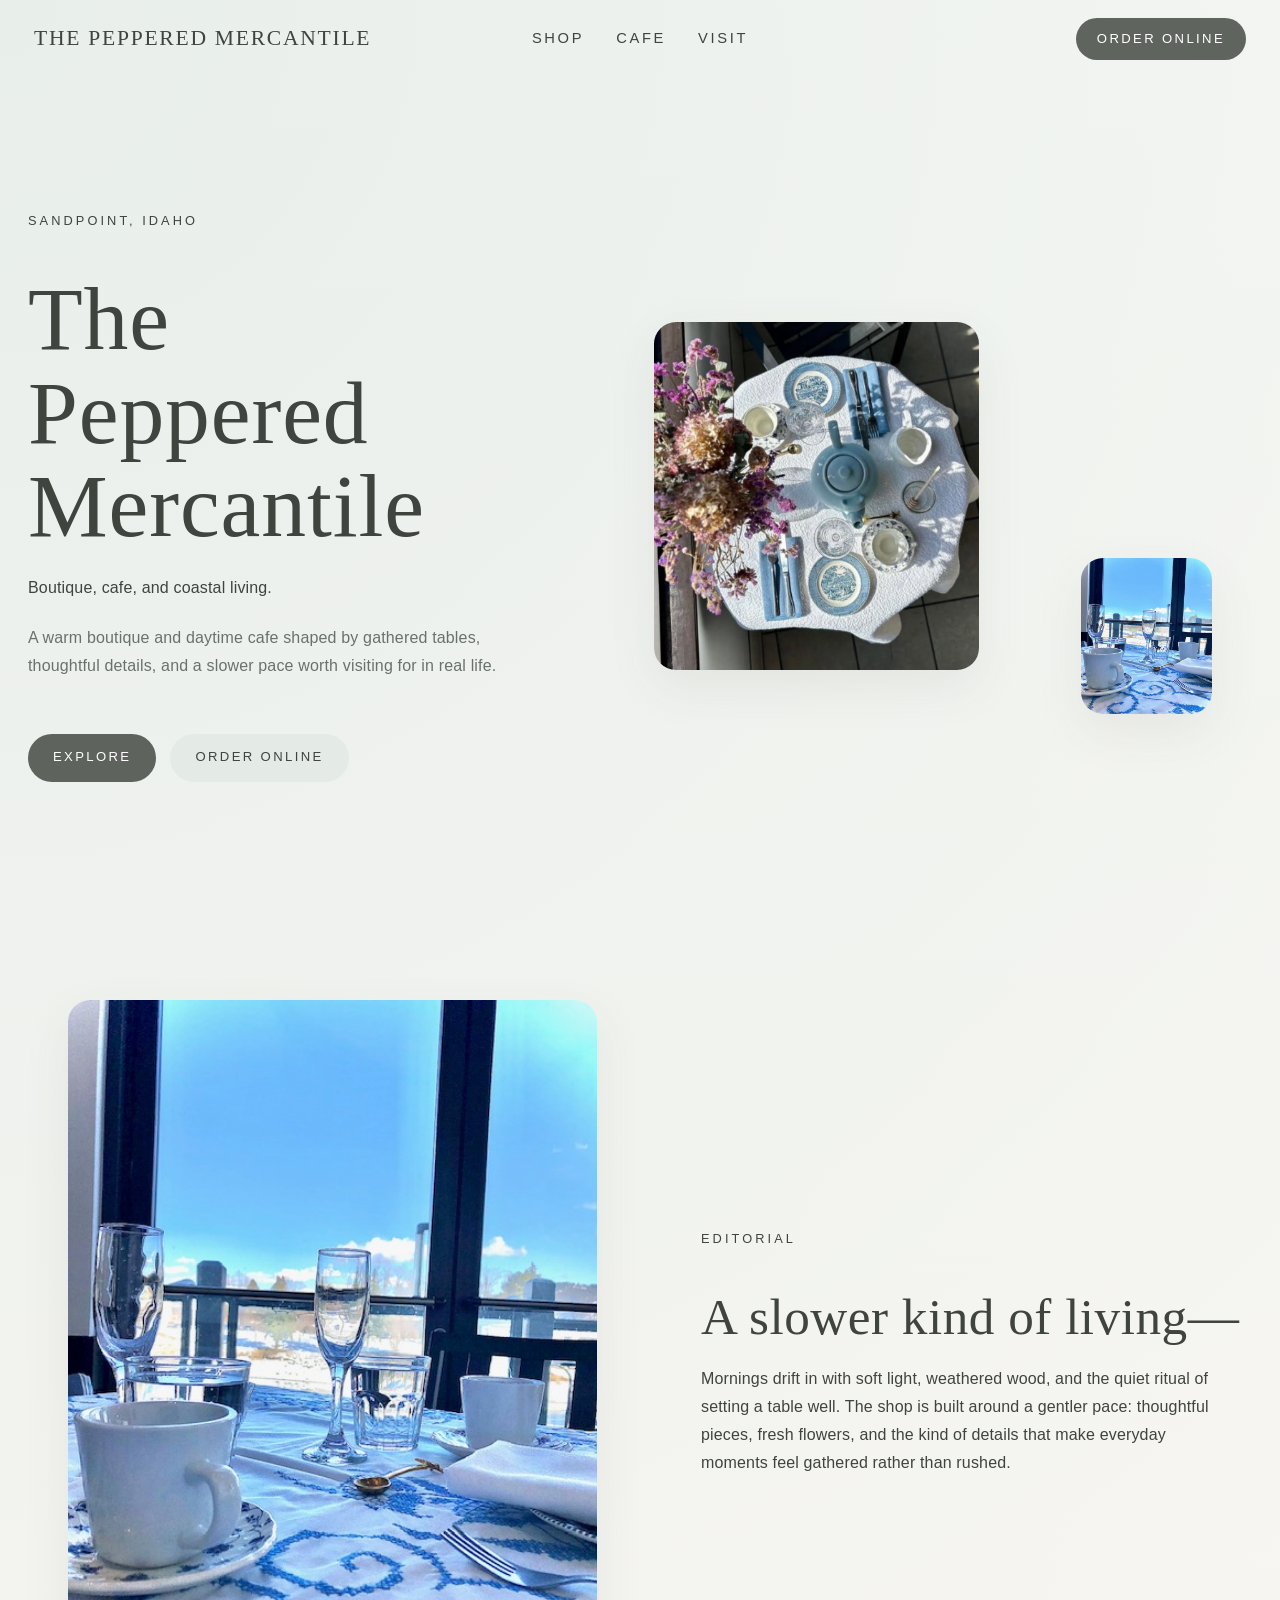
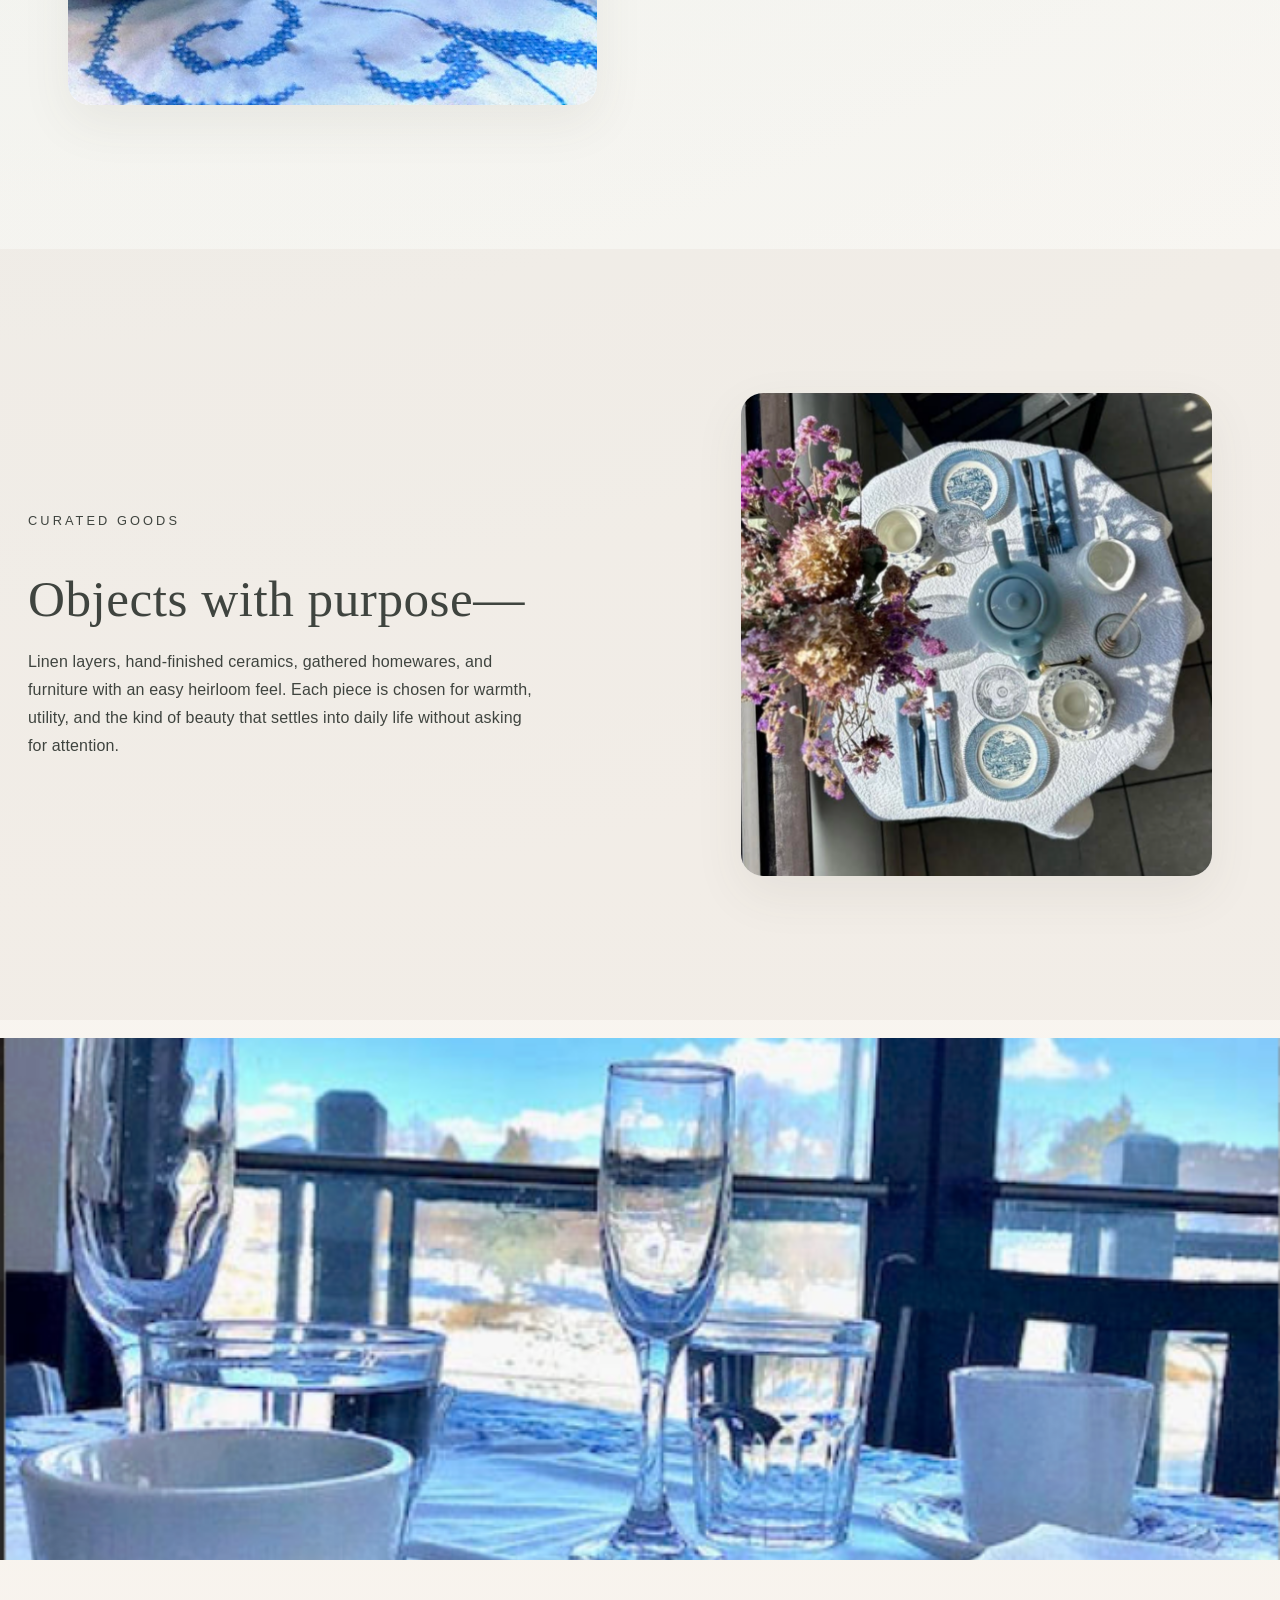
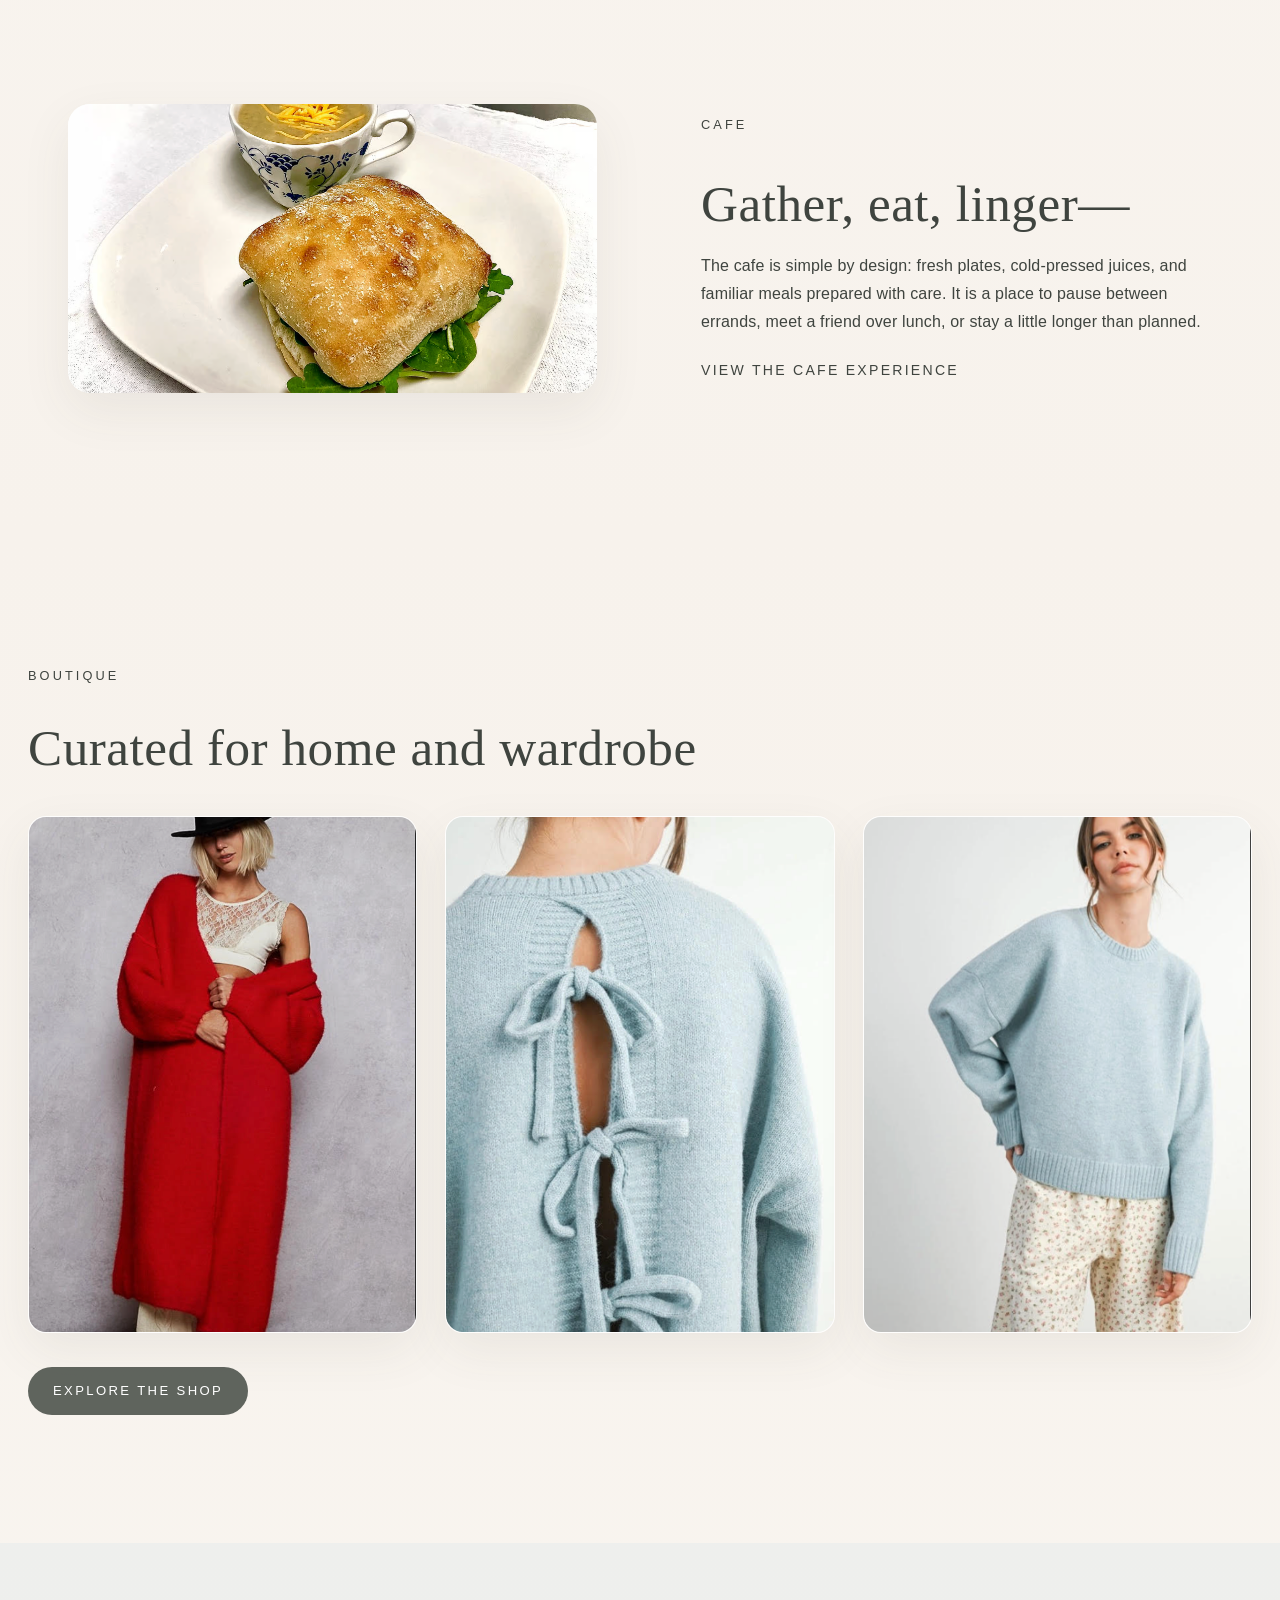
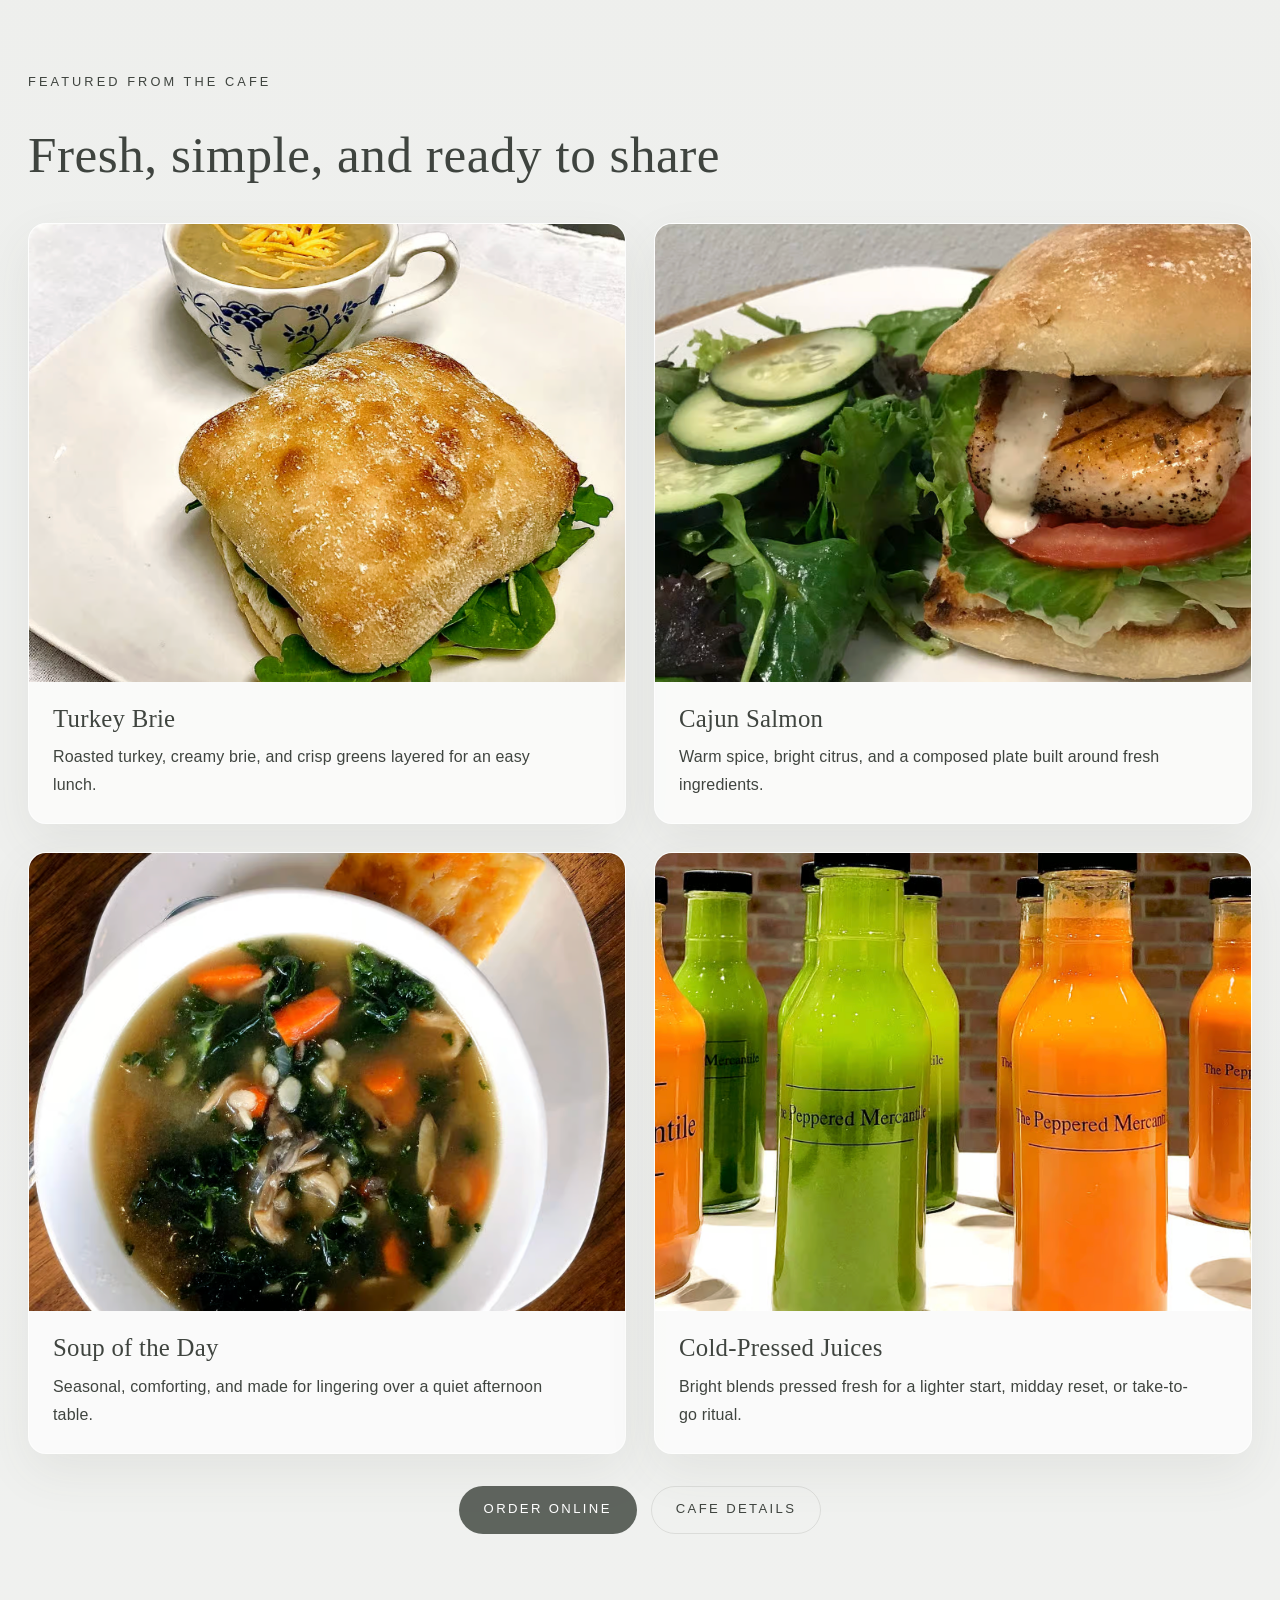
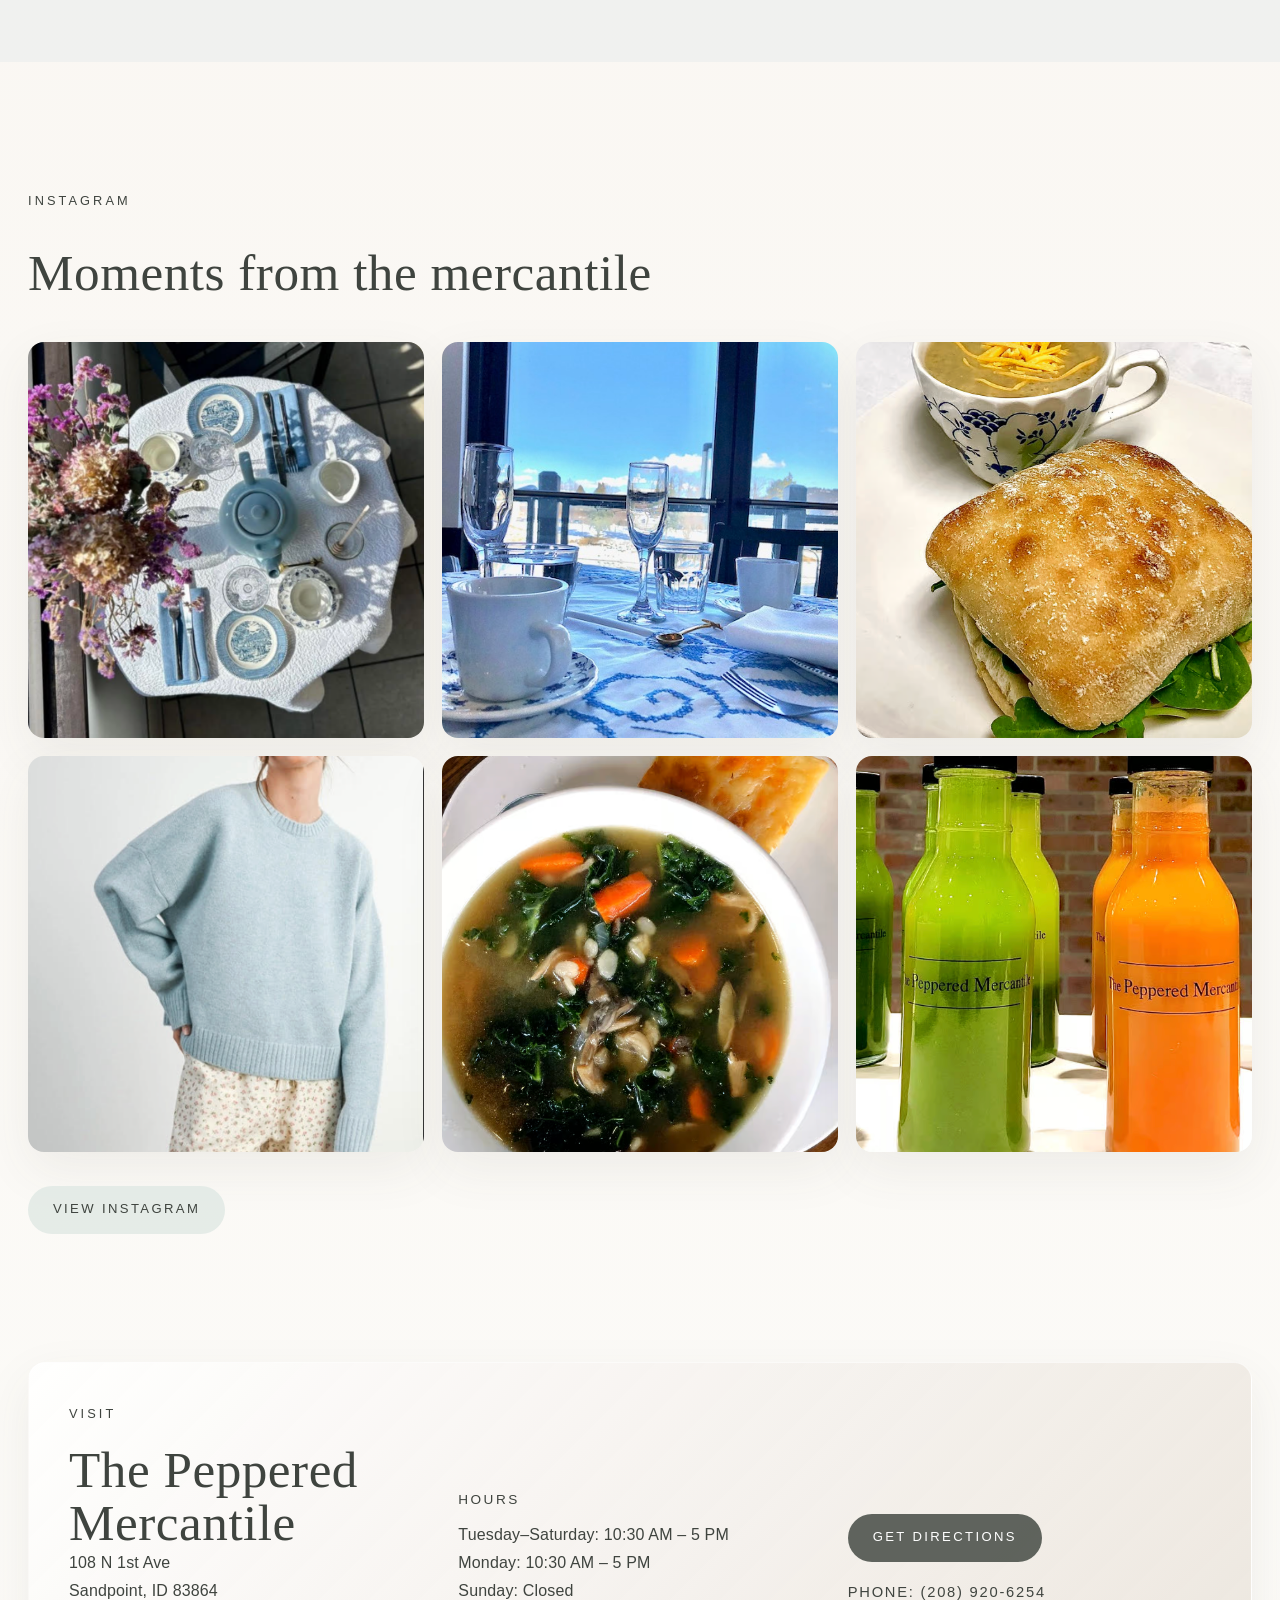
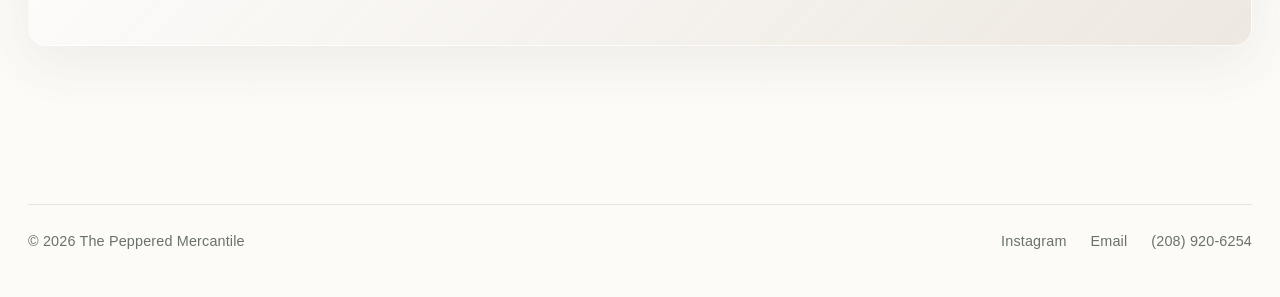
<file: index.html>
<!DOCTYPE html>
<html lang="en">
<head>
  <meta charset="UTF-8">
  <meta name="viewport" content="width=device-width, initial-scale=1.0">
  <title>The Peppered Mercantile</title>
  <meta name="description" content="The Peppered Mercantile is a coastal boutique and cafe in Sandpoint, Idaho, offering curated goods, simple meals, and an inviting pace.">
  <link rel="preconnect" href="https://fonts.googleapis.com">
  <link rel="preconnect" href="https://fonts.gstatic.com" crossorigin>
  <link rel="stylesheet" href="css/styles.css">
</head>
<body>
  <header class="site-header" data-header>
    <div class="nav-shell">
      <a class="brand-mark" href="index.html">The Peppered Mercantile</a>
      <button class="nav-toggle" type="button" aria-expanded="false" aria-controls="site-nav" data-nav-toggle>
        Menu
      </button>
      <nav class="site-nav" id="site-nav" data-nav>
        <a href="shop.html">Shop</a>
        <a href="cafe.html">Cafe</a>
        <a href="visit.html">Visit</a>
      </nav>
      <a class="button button-small" href="https://www.doordash.com/store/the-peppered-mercantile-sandpoint-27833694/32796175/?pickup=true&utm_campaign=gpa" target="_blank" rel="noreferrer">Order Online</a>
    </div>
  </header>

  <main>
    <section class="hero-showcase">
      <div class="container hero-showcase-grid">
        <div class="hero-copy-panel">
          <p class="eyebrow">Sandpoint, Idaho</p>
          <h1>The Peppered Mercantile</h1>
          <p class="hero-copy">Boutique, cafe, and coastal living.</p>
          <p class="hero-support">
            A warm boutique and daytime cafe shaped by gathered tables, thoughtful details, and a slower pace worth visiting for in real life.
          </p>
          <div class="button-row">
            <a class="button" href="#editorial">Explore</a>
            <a class="button button-secondary" href="https://www.doordash.com/store/the-peppered-mercantile-sandpoint-27833694/32796175/?pickup=true&utm_campaign=gpa" target="_blank" rel="noreferrer">Order Online</a>
          </div>
        </div>
        <div class="hero-visuals">
          <figure class="hero-primary-image media-frame">
            <img
              src="assets/images/Screenshot 2026-03-31 at 6.51.25%E2%80%AFPM.png"
              alt="Sunlit table setting at The Peppered Mercantile"
            >
          </figure>
          <figure class="hero-secondary-image media-frame">
            <img
              src="assets/images/image9.jpeg"
              alt="Window table setting inside The Peppered Mercantile"
            >
          </figure>
        </div>
      </div>
    </section>

    <section class="section editorial-grid" id="editorial">
      <div class="container split-layout">
        <figure class="media-frame">
          <img src="assets/images/image9.jpeg" alt="Blue-and-white table setting inside The Peppered Mercantile">
        </figure>
        <div class="text-block">
          <p class="eyebrow">Editorial</p>
          <h2>A slower kind of living&mdash;</h2>
          <p>
            Mornings drift in with soft light, weathered wood, and the quiet ritual of setting a table well.
            The shop is built around a gentler pace: thoughtful pieces, fresh flowers, and the kind of details
            that make everyday moments feel gathered rather than rushed.
          </p>
        </div>
      </div>
    </section>

    <section class="section section-tint">
      <div class="container split-layout split-layout-reverse">
        <figure class="media-frame">
          <img src="assets/images/Screenshot 2026-03-31 at 6.51.25%E2%80%AFPM.png" alt="Curated tabletop pieces and floral styling">
        </figure>
        <div class="text-block">
          <p class="eyebrow">Curated Goods</p>
          <h2>Objects with purpose&mdash;</h2>
          <p>
            Linen layers, hand-finished ceramics, gathered homewares, and furniture with an easy heirloom feel.
            Each piece is chosen for warmth, utility, and the kind of beauty that settles into daily life without
            asking for attention.
          </p>
        </div>
      </div>
    </section>

    <section class="image-break">
      <img src="assets/images/Screenshot 2026-03-31 at 6.31.05%E2%80%AFPM.png" alt="Cafe table and mountain view through the window">
    </section>

    <section class="section">
      <div class="container split-layout">
        <figure class="media-frame">
          <img src="assets/images/turkey-brie.png" alt="Turkey Brie served at The Peppered Mercantile cafe">
        </figure>
        <div class="text-block">
          <p class="eyebrow">Cafe</p>
          <h2>Gather, eat, linger&mdash;</h2>
          <p>
            The cafe is simple by design: fresh plates, cold-pressed juices, and familiar meals prepared with care.
            It is a place to pause between errands, meet a friend over lunch, or stay a little longer than planned.
          </p>
          <a class="text-link" href="cafe.html">View the cafe experience</a>
        </div>
      </div>
    </section>

    <section class="section section-shop-preview">
      <div class="container">
        <div class="section-heading">
          <p class="eyebrow">Boutique</p>
          <h2>Curated for home and wardrobe</h2>
        </div>
        <div class="card-grid card-grid-shop">
          <article class="product-card">
            <img src="assets/images/Screenshot 2026-03-31 at 6.50.38%E2%80%AFPM.png" alt="Red knit layer displayed in the boutique">
            <h3>Statement Knit</h3>
          </article>
          <article class="product-card">
            <img src="assets/images/Screenshot 2026-03-31 at 6.50.04%E2%80%AFPM.png" alt="Open-back sweater in a pale blue knit">
            <h3>Open-Back Sweater</h3>
          </article>
          <article class="product-card">
            <img src="assets/images/Screenshot 2026-03-31 at 6.49.52%E2%80%AFPM.png" alt="Soft blue knit and floral trousers">
            <h3>Soft Blue Knit</h3>
          </article>
        </div>
        <div class="section-actions">
          <a class="button" href="shop.html">Explore the shop</a>
        </div>
      </div>
    </section>

    <section class="section section-cafe-preview section-tint-alt">
      <div class="container">
        <div class="section-heading">
          <p class="eyebrow">Featured from the Cafe</p>
          <h2>Fresh, simple, and ready to share</h2>
        </div>
        <div class="card-grid card-grid-menu">
          <article class="menu-card">
            <img src="assets/images/turkey-brie.png" alt="Turkey Brie sandwich plated in the cafe">
            <div class="menu-card-copy">
              <h3>Turkey Brie</h3>
              <p>Roasted turkey, creamy brie, and crisp greens layered for an easy lunch.</p>
            </div>
          </article>
          <article class="menu-card">
            <img src="assets/images/cajun-salmon.png" alt="Cajun Salmon served with greens at The Peppered Mercantile">
            <div class="menu-card-copy">
              <h3>Cajun Salmon</h3>
              <p>Warm spice, bright citrus, and a composed plate built around fresh ingredients.</p>
            </div>
          </article>
          <article class="menu-card">
            <img src="assets/images/soup-of-the-day.png" alt="Soup of the day in a ceramic bowl">
            <div class="menu-card-copy">
              <h3>Soup of the Day</h3>
              <p>Seasonal, comforting, and made for lingering over a quiet afternoon table.</p>
            </div>
          </article>
          <article class="menu-card">
            <img src="assets/images/cold-pressed-juices.png" alt="Cold-pressed juices bottled at The Peppered Mercantile">
            <div class="menu-card-copy">
              <h3>Cold-Pressed Juices</h3>
              <p>Bright blends pressed fresh for a lighter start, midday reset, or take-to-go ritual.</p>
            </div>
          </article>
        </div>
        <div class="button-row centered">
          <a class="button" href="https://www.doordash.com/store/the-peppered-mercantile-sandpoint-27833694/32796175/?pickup=true&utm_campaign=gpa" target="_blank" rel="noreferrer">Order Online</a>
          <a class="button button-ghost" href="cafe.html">Cafe Details</a>
        </div>
      </div>
    </section>

    <section class="section instagram-section">
      <div class="container">
        <div class="section-heading">
          <p class="eyebrow">Instagram</p>
          <h2>Moments from the mercantile</h2>
        </div>
        <div class="instagram-grid">
          <img src="assets/images/Screenshot 2026-03-31 at 6.51.25%E2%80%AFPM.png" alt="Styled tabletop details in the mercantile">
          <img src="assets/images/image9.jpeg" alt="Window table setting inside the cafe">
          <img src="assets/images/turkey-brie.png" alt="Turkey Brie lunch from the cafe">
          <img src="assets/images/Screenshot 2026-03-31 at 6.49.52%E2%80%AFPM.png" alt="Apparel styling inside the shop">
          <img src="assets/images/soup-of-the-day.png" alt="Soup of the day served in the cafe">
          <img src="assets/images/cold-pressed-juices.png" alt="Fresh bottled juices from the cafe">
        </div>
        <div class="section-actions">
          <a class="button button-secondary" href="https://www.instagram.com/thepepperedmercantile/" target="_blank" rel="noreferrer">View Instagram</a>
        </div>
      </div>
    </section>

    <section class="section visit-preview">
      <div class="container visit-card">
        <div>
          <p class="eyebrow">Visit</p>
          <h2>The Peppered Mercantile</h2>
          <p>108 N 1st Ave<br>Sandpoint, ID 83864</p>
        </div>
        <div>
          <p class="hours-label">Hours</p>
          <p>Tuesday&ndash;Saturday: 10:30 AM &ndash; 5 PM<br>Monday: 10:30 AM &ndash; 5 PM<br>Sunday: Closed</p>
        </div>
        <div class="visit-meta">
          <a class="button" href="https://maps.google.com/?q=108+N+1st+Ave+Sandpoint+ID" target="_blank" rel="noreferrer">Get Directions</a>
          <p class="contact-number">Phone: (208) 920-6254</p>
        </div>
      </div>
    </section>
  </main>

  <footer class="site-footer">
    <div class="container footer-inner">
      <p>&copy; 2026 The Peppered Mercantile</p>
      <div class="footer-links">
        <a href="https://www.instagram.com/thepepperedmercantile/" target="_blank" rel="noreferrer">Instagram</a>
        <a href="mailto:thepepperedmercantile@gmail.com">Email</a>
        <span>(208) 920-6254</span>
      </div>
    </div>
  </footer>

  <script src="js/main.js"></script>
</body>
</html>
</file>
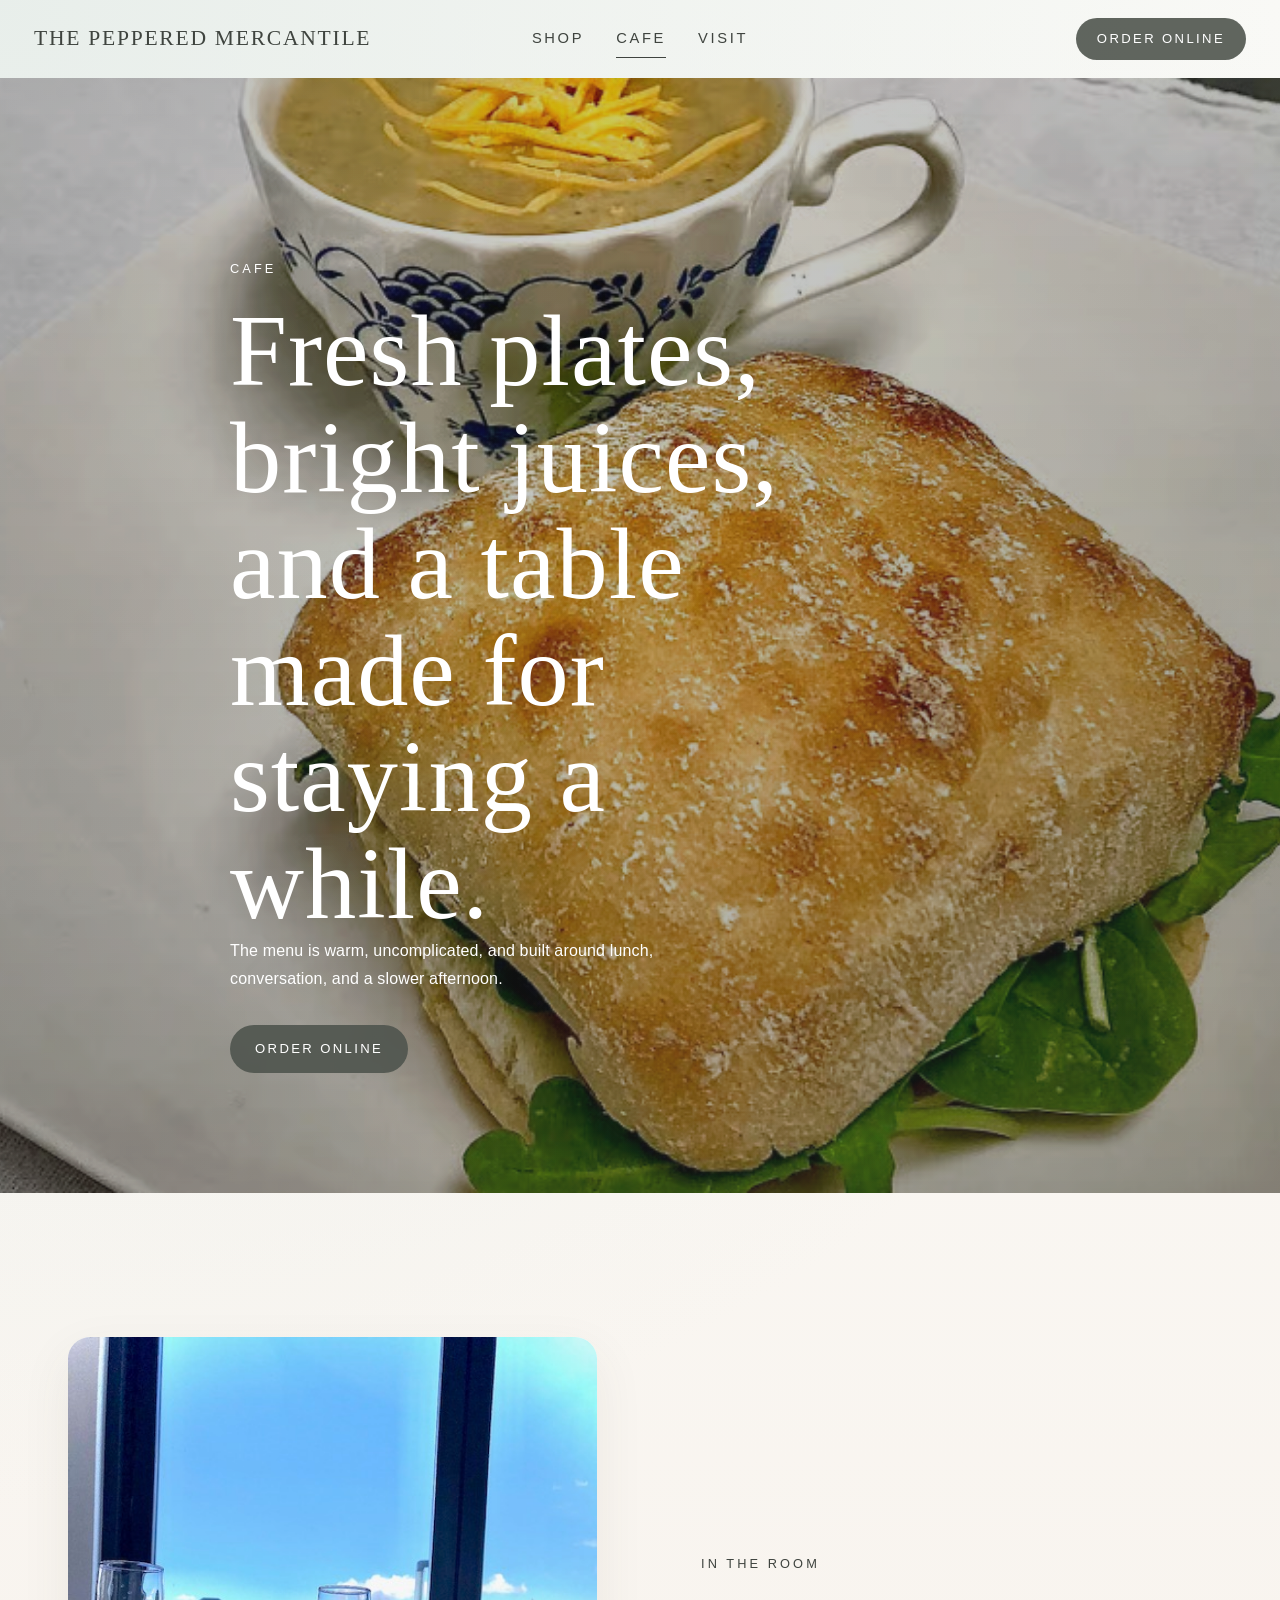
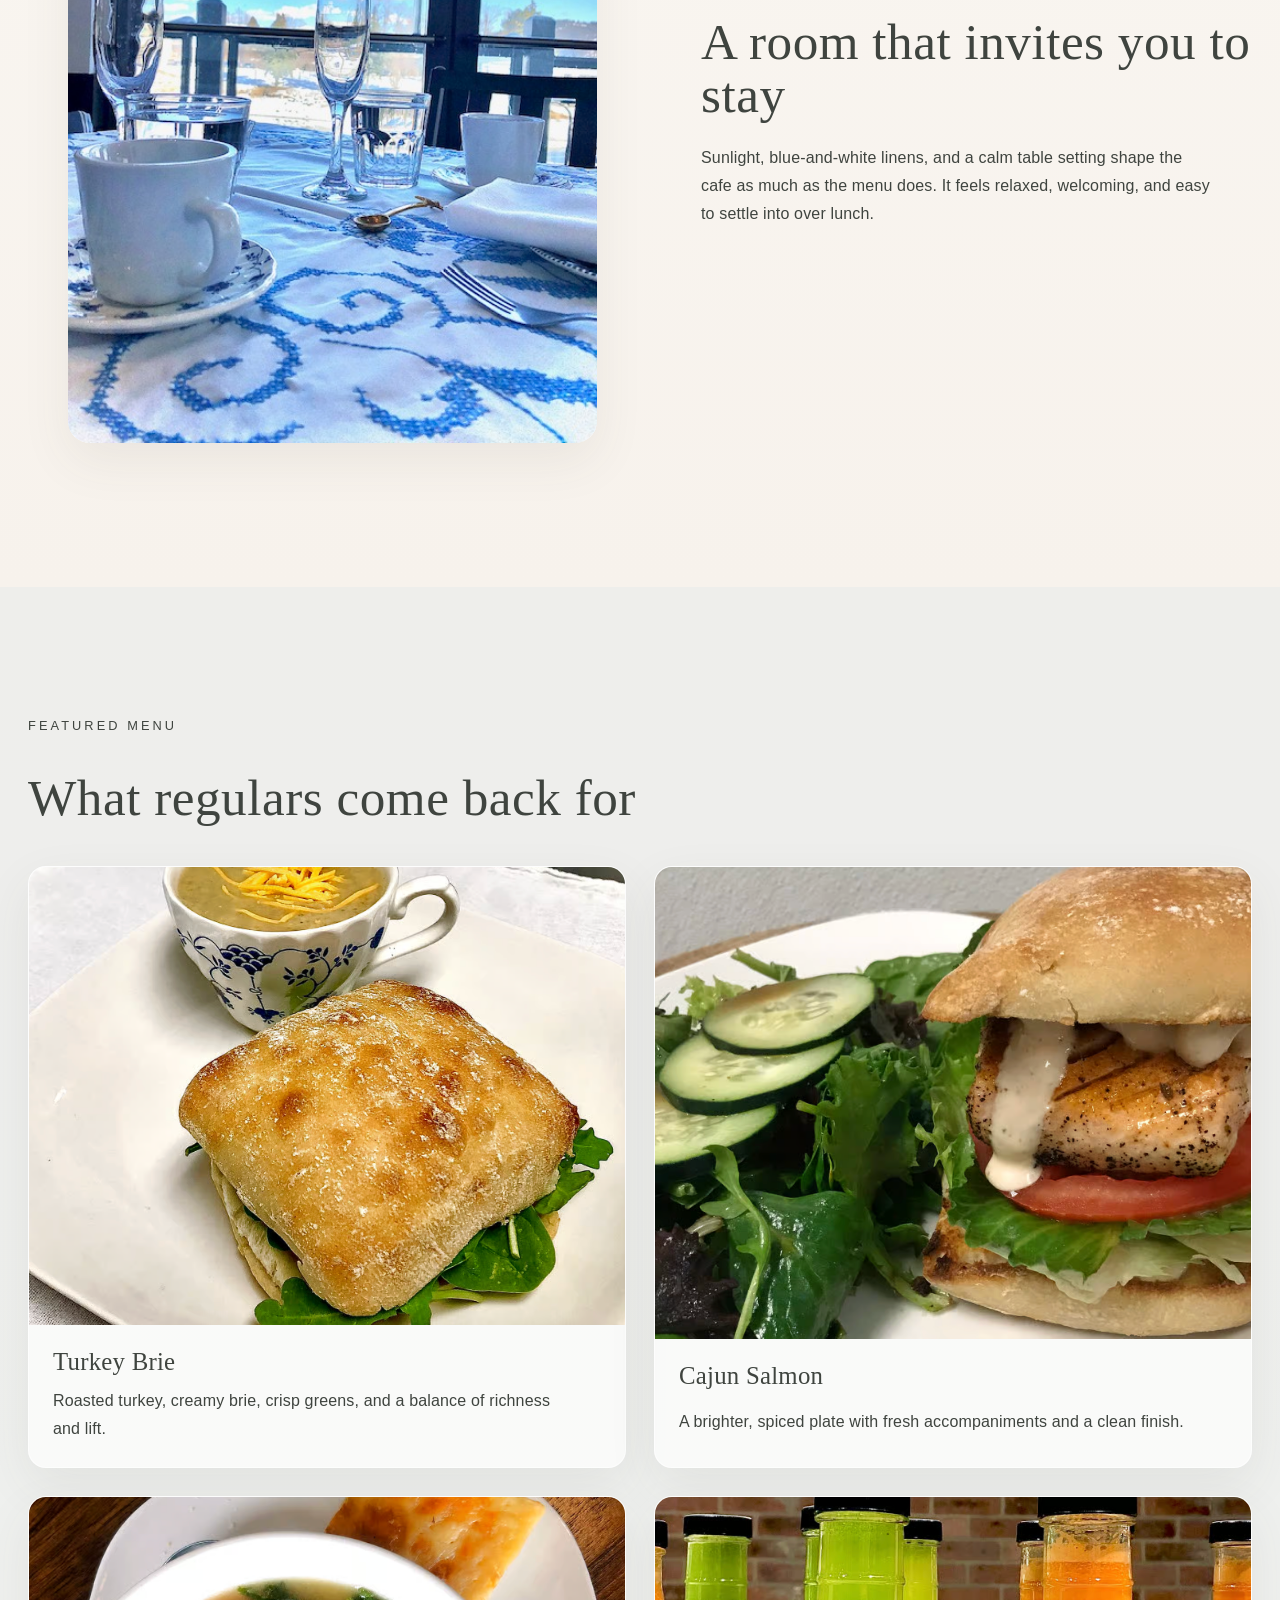
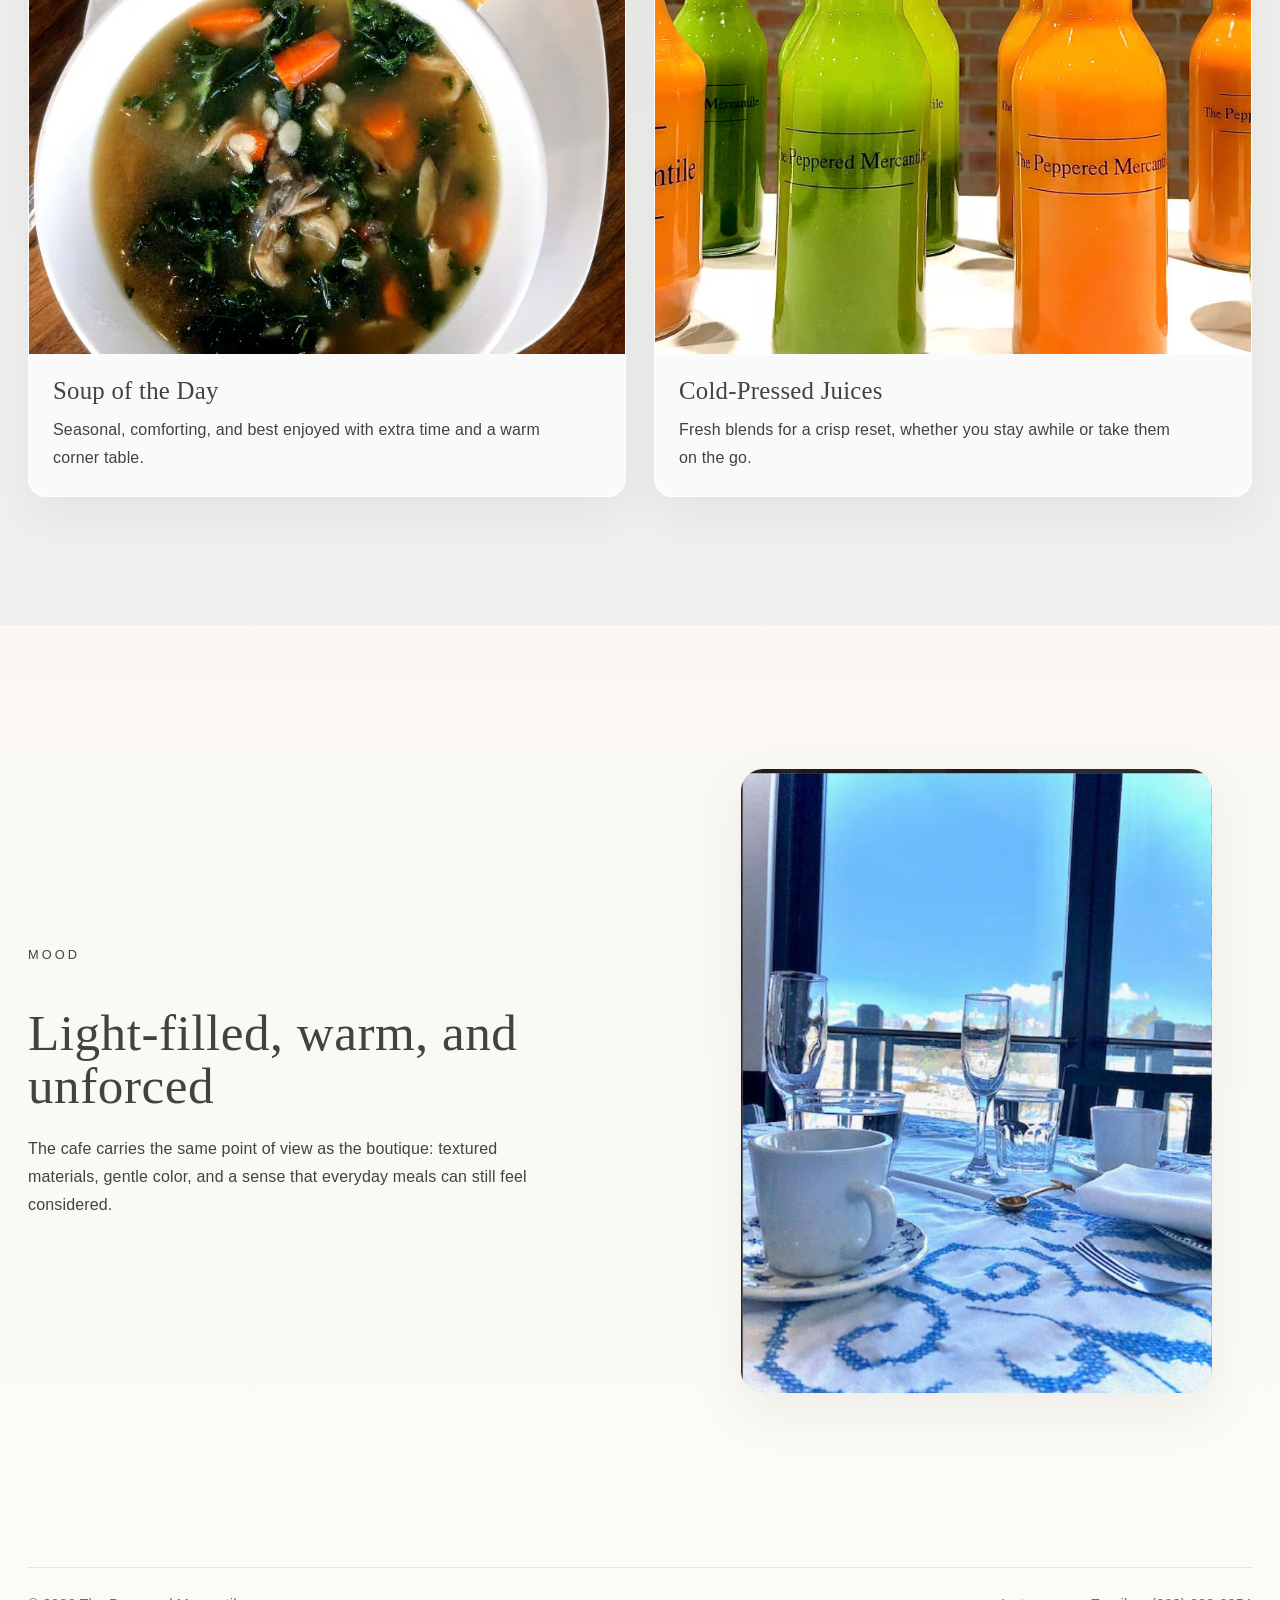
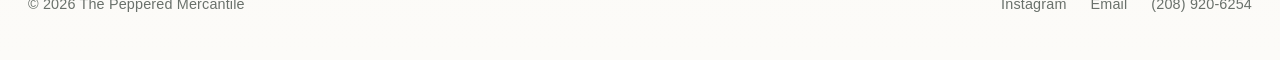
<file: cafe.html>
<!DOCTYPE html>
<html lang="en">
<head>
  <meta charset="UTF-8">
  <meta name="viewport" content="width=device-width, initial-scale=1.0">
  <title>Cafe | The Peppered Mercantile</title>
  <meta name="description" content="Settle into the cafe at The Peppered Mercantile for fresh plates, simple meals, and cold-pressed juices in an airy setting.">
  <link rel="stylesheet" href="css/styles.css">
</head>
<body>
  <header class="site-header" data-header>
    <div class="nav-shell">
      <a class="brand-mark" href="index.html">The Peppered Mercantile</a>
      <button class="nav-toggle" type="button" aria-expanded="false" aria-controls="site-nav" data-nav-toggle>
        Menu
      </button>
      <nav class="site-nav" id="site-nav" data-nav>
        <a href="shop.html">Shop</a>
        <a class="active" href="cafe.html">Cafe</a>
        <a href="visit.html">Visit</a>
      </nav>
      <a class="button button-small" href="https://www.doordash.com/store/the-peppered-mercantile-sandpoint-27833694/32796175/?pickup=true&utm_campaign=gpa" target="_blank" rel="noreferrer">Order Online</a>
    </div>
  </header>

  <main class="page-main">
    <section class="page-hero">
      <img class="page-hero-background" src="assets/images/turkey-brie.png" alt="Turkey Brie and fresh juice at The Peppered Mercantile cafe">
      <div class="page-hero-overlay"></div>
      <div class="container page-hero-stack">
        <p class="eyebrow">Cafe</p>
        <h1>Fresh plates, bright juices, and a table made for staying a while.</h1>
        <p>
          The menu is warm, uncomplicated, and built around lunch, conversation, and a slower afternoon.
        </p>
        <div class="button-row">
          <a class="button" href="https://www.doordash.com/store/the-peppered-mercantile-sandpoint-27833694/32796175/?pickup=true&utm_campaign=gpa" target="_blank" rel="noreferrer">Order Online</a>
        </div>
      </div>
    </section>

    <section class="section">
      <div class="container split-layout">
        <figure class="media-frame">
          <img src="assets/images/image9.jpeg" alt="Window table inside the cafe">
        </figure>
        <div class="text-block">
          <p class="eyebrow">In the Room</p>
          <h2>A room that invites you to stay</h2>
          <p>
            Sunlight, blue-and-white linens, and a calm table setting shape the cafe as much as the menu does.
            It feels relaxed, welcoming, and easy to settle into over lunch.
          </p>
        </div>
      </div>
    </section>

    <section class="section section-tint-alt">
      <div class="container">
        <div class="section-heading">
          <p class="eyebrow">Featured Menu</p>
          <h2>What regulars come back for</h2>
        </div>
        <div class="card-grid card-grid-menu">
          <article class="menu-card">
            <img src="assets/images/turkey-brie.png" alt="Turkey Brie sandwich">
            <div class="menu-card-copy">
              <h3>Turkey Brie</h3>
              <p>Roasted turkey, creamy brie, crisp greens, and a balance of richness and lift.</p>
            </div>
          </article>
          <article class="menu-card">
            <img src="assets/images/cajun-salmon.png" alt="Cajun Salmon served with greens at The Peppered Mercantile">
            <div class="menu-card-copy">
              <h3>Cajun Salmon</h3>
              <p>A brighter, spiced plate with fresh accompaniments and a clean finish.</p>
            </div>
          </article>
          <article class="menu-card">
            <img src="assets/images/soup-of-the-day.png" alt="Soup of the Day">
            <div class="menu-card-copy">
              <h3>Soup of the Day</h3>
              <p>Seasonal, comforting, and best enjoyed with extra time and a warm corner table.</p>
            </div>
          </article>
          <article class="menu-card">
            <img src="assets/images/cold-pressed-juices.png" alt="Cold-Pressed Juices">
            <div class="menu-card-copy">
              <h3>Cold-Pressed Juices</h3>
              <p>Fresh blends for a crisp reset, whether you stay awhile or take them on the go.</p>
            </div>
          </article>
        </div>
      </div>
    </section>

    <section class="section">
      <div class="container split-layout split-layout-reverse">
        <figure class="media-frame">
          <img src="assets/images/Screenshot 2026-03-31 at 6.31.05%E2%80%AFPM.png" alt="Blue-and-white window table inside the cafe">
        </figure>
        <div class="text-block">
          <p class="eyebrow">Mood</p>
          <h2>Light-filled, warm, and unforced</h2>
          <p>
            The cafe carries the same point of view as the boutique: textured materials, gentle color, and a sense
            that everyday meals can still feel considered.
          </p>
        </div>
      </div>
    </section>
  </main>

  <footer class="site-footer">
    <div class="container footer-inner">
      <p>&copy; 2026 The Peppered Mercantile</p>
      <div class="footer-links">
        <a href="https://www.instagram.com/thepepperedmercantile/" target="_blank" rel="noreferrer">Instagram</a>
        <a href="mailto:thepepperedmercantile@gmail.com">Email</a>
        <span>(208) 920-6254</span>
      </div>
    </div>
  </footer>

  <script src="js/main.js"></script>
</body>
</html>
</file>
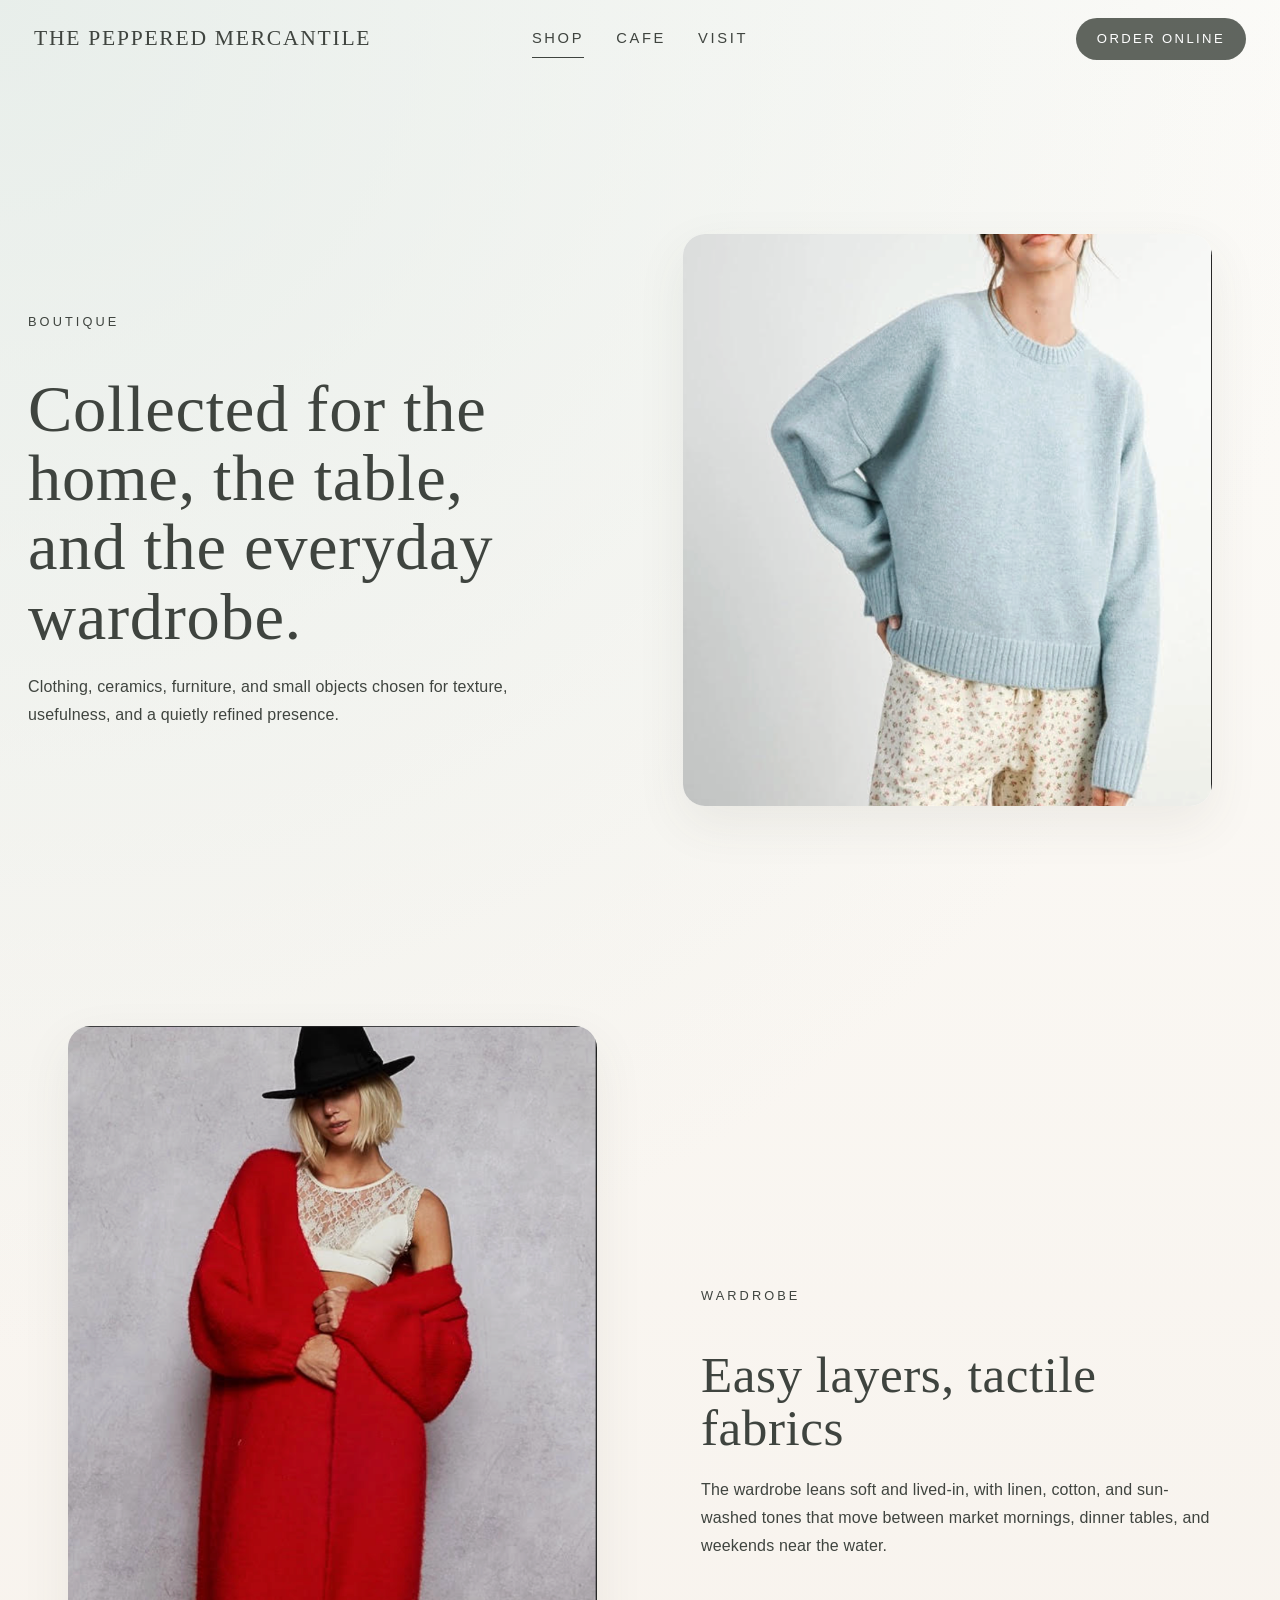
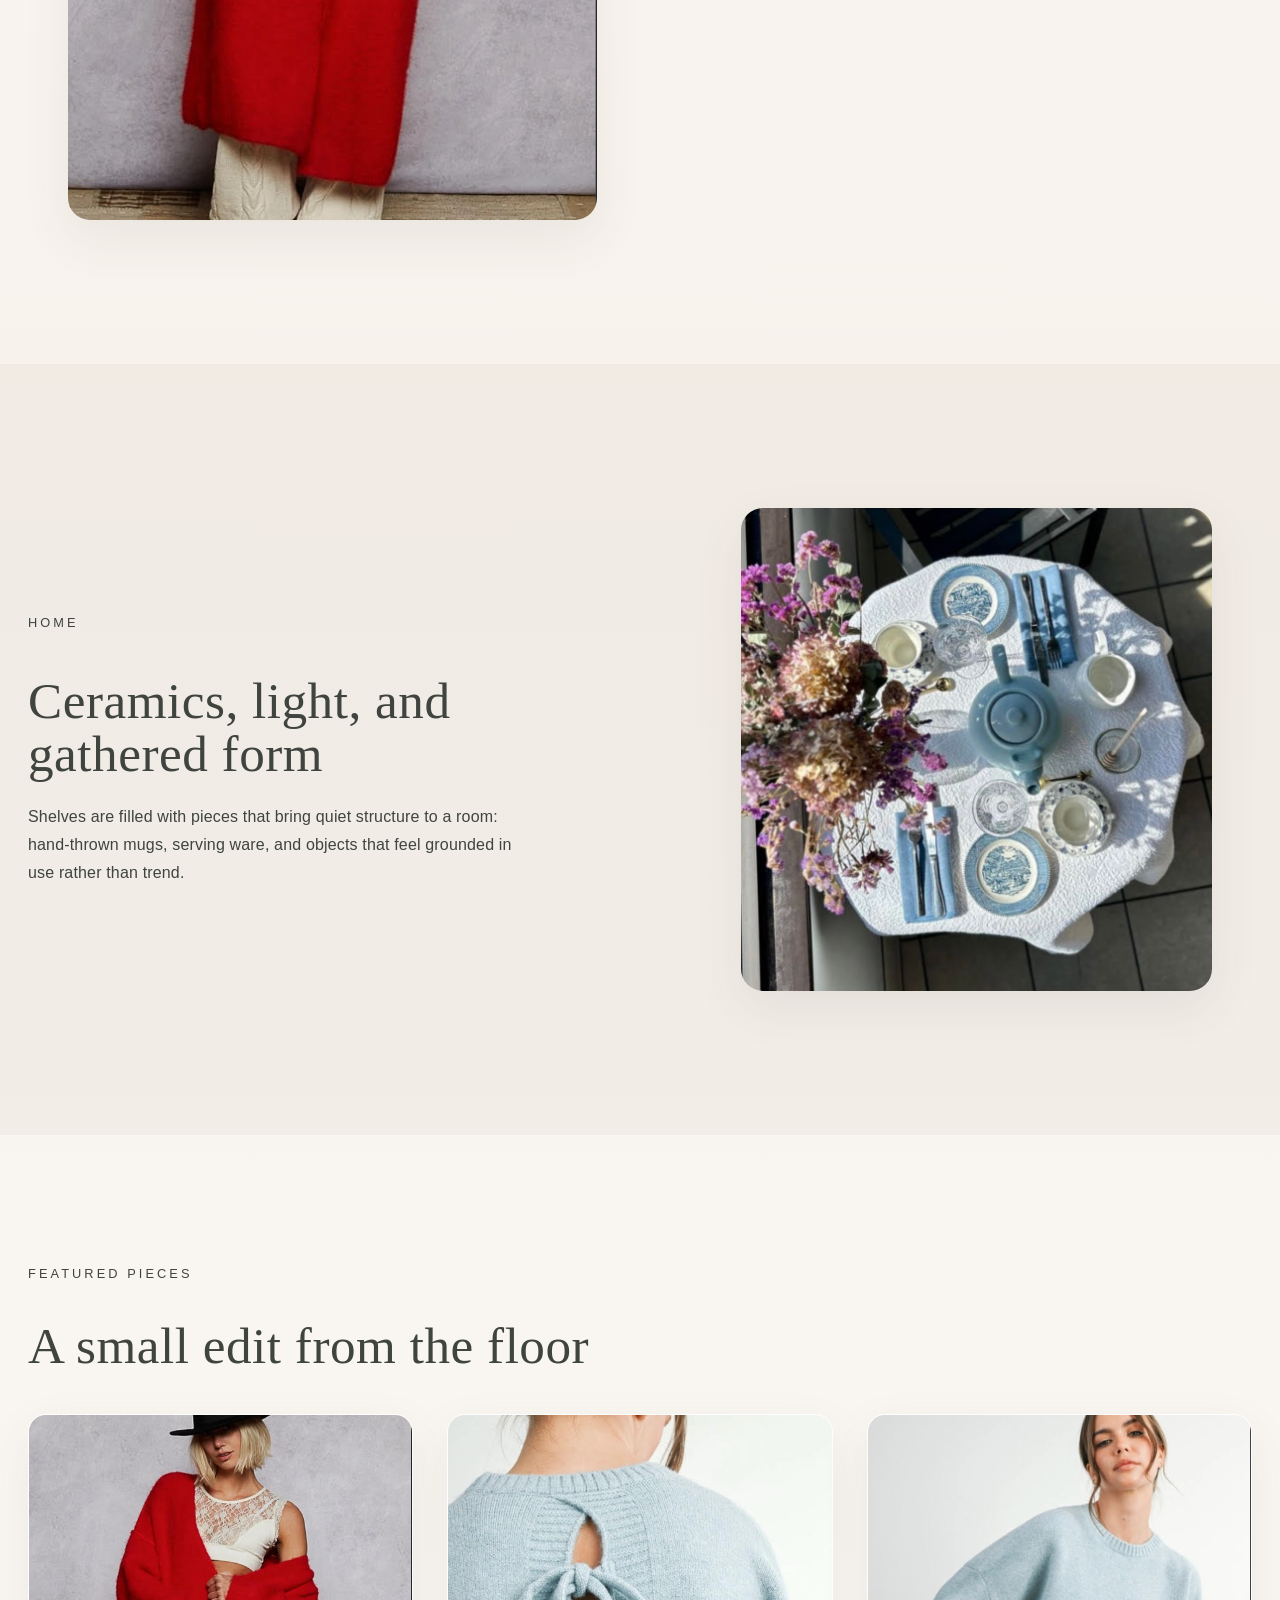
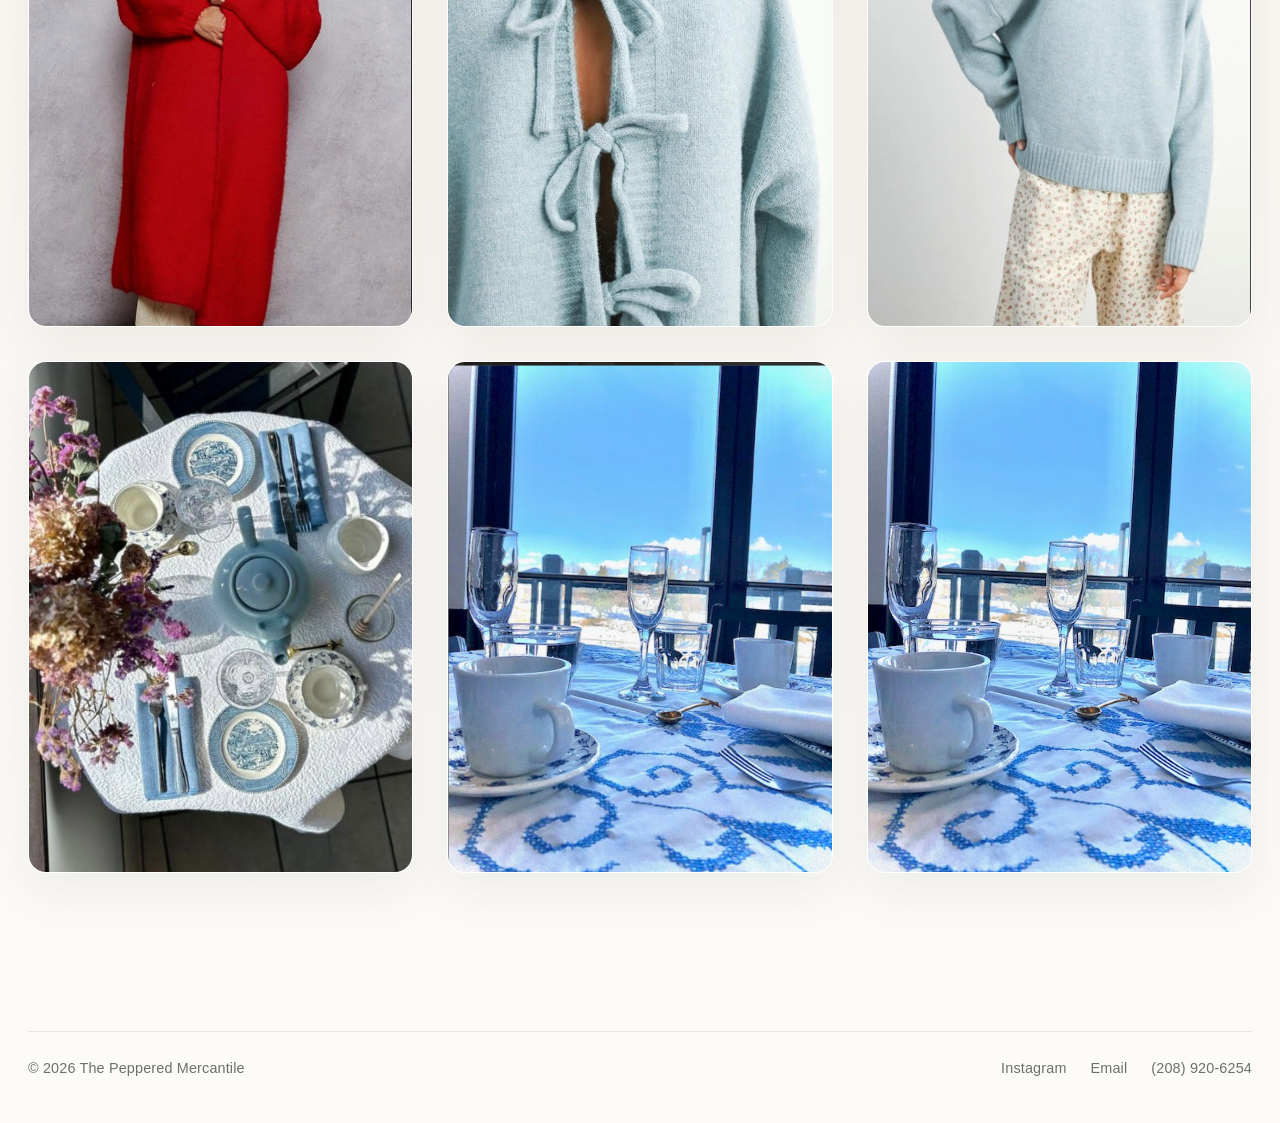
<file: shop.html>
<!DOCTYPE html>
<html lang="en">
<head>
  <meta charset="UTF-8">
  <meta name="viewport" content="width=device-width, initial-scale=1.0">
  <title>Shop | The Peppered Mercantile</title>
  <meta name="description" content="Explore the curated boutique collection at The Peppered Mercantile, from linen layers to ceramics and gathered home goods.">
  <link rel="stylesheet" href="css/styles.css">
</head>
<body>
  <header class="site-header" data-header>
    <div class="nav-shell">
      <a class="brand-mark" href="index.html">The Peppered Mercantile</a>
      <button class="nav-toggle" type="button" aria-expanded="false" aria-controls="site-nav" data-nav-toggle>
        Menu
      </button>
      <nav class="site-nav" id="site-nav" data-nav>
        <a class="active" href="shop.html">Shop</a>
        <a href="cafe.html">Cafe</a>
        <a href="visit.html">Visit</a>
      </nav>
      <a class="button button-small" href="https://www.doordash.com/store/the-peppered-mercantile-sandpoint-27833694/32796175/?pickup=true&utm_campaign=gpa" target="_blank" rel="noreferrer">Order Online</a>
    </div>
  </header>

  <main class="page-main">
    <section class="page-hero page-hero-soft">
      <div class="container page-hero-grid">
        <div class="page-hero-copy">
          <p class="eyebrow">Boutique</p>
          <h1>Collected for the home, the table, and the everyday wardrobe.</h1>
          <p>
            Clothing, ceramics, furniture, and small objects chosen for texture, usefulness, and a quietly refined presence.
          </p>
        </div>
        <figure class="page-hero-media media-frame">
          <img src="assets/images/Screenshot 2026-03-31 at 6.49.52%E2%80%AFPM.png" alt="Apparel and boutique styling inside The Peppered Mercantile">
        </figure>
      </div>
    </section>

    <section class="section">
      <div class="container split-layout">
        <figure class="media-frame">
          <img src="assets/images/Screenshot 2026-03-31 at 6.50.38%E2%80%AFPM.png" alt="Clothing rack with airy linen pieces">
        </figure>
        <div class="text-block">
          <p class="eyebrow">Wardrobe</p>
          <h2>Easy layers, tactile fabrics</h2>
          <p>
            The wardrobe leans soft and lived-in, with linen, cotton, and sun-washed tones that move between market mornings,
            dinner tables, and weekends near the water.
          </p>
        </div>
      </div>
    </section>

    <section class="section section-tint">
      <div class="container split-layout split-layout-reverse">
        <figure class="media-frame">
          <img src="assets/images/Screenshot 2026-03-31 at 6.51.25%E2%80%AFPM.png" alt="Tabletop pieces and gathered home details">
        </figure>
        <div class="text-block">
          <p class="eyebrow">Home</p>
          <h2>Ceramics, light, and gathered form</h2>
          <p>
            Shelves are filled with pieces that bring quiet structure to a room: hand-thrown mugs, serving ware, and objects
            that feel grounded in use rather than trend.
          </p>
        </div>
      </div>
    </section>

    <section class="section">
      <div class="container">
        <div class="section-heading">
          <p class="eyebrow">Featured Pieces</p>
          <h2>A small edit from the floor</h2>
        </div>
        <div class="card-grid card-grid-shop shop-grid-large">
          <article class="product-card">
            <img src="assets/images/Screenshot 2026-03-31 at 6.50.38%E2%80%AFPM.png" alt="Statement Knit">
            <h3>Statement Knit</h3>
          </article>
          <article class="product-card">
            <img src="assets/images/Screenshot 2026-03-31 at 6.50.04%E2%80%AFPM.png" alt="Open-Back Sweater">
            <h3>Open-Back Sweater</h3>
          </article>
          <article class="product-card">
            <img src="assets/images/Screenshot 2026-03-31 at 6.49.52%E2%80%AFPM.png" alt="Soft Blue Knit">
            <h3>Soft Blue Knit</h3>
          </article>
          <article class="product-card">
            <img src="assets/images/Screenshot 2026-03-31 at 6.51.25%E2%80%AFPM.png" alt="Curated tabletop pieces">
            <h3>Tabletop Objects</h3>
          </article>
          <article class="product-card">
            <img src="assets/images/Screenshot 2026-03-31 at 6.31.05%E2%80%AFPM.png" alt="Blue table linens and window view">
            <h3>Cafe Linens</h3>
          </article>
          <article class="product-card">
            <img src="assets/images/image9.jpeg" alt="Styled dining table and interior arrangement">
            <h3>Gathered Interiors</h3>
          </article>
        </div>
      </div>
    </section>
  </main>

  <footer class="site-footer">
    <div class="container footer-inner">
      <p>&copy; 2026 The Peppered Mercantile</p>
      <div class="footer-links">
        <a href="https://www.instagram.com/thepepperedmercantile/" target="_blank" rel="noreferrer">Instagram</a>
        <a href="mailto:thepepperedmercantile@gmail.com">Email</a>
        <span>(208) 920-6254</span>
      </div>
    </div>
  </footer>

  <script src="js/main.js"></script>
</body>
</html>
</file>
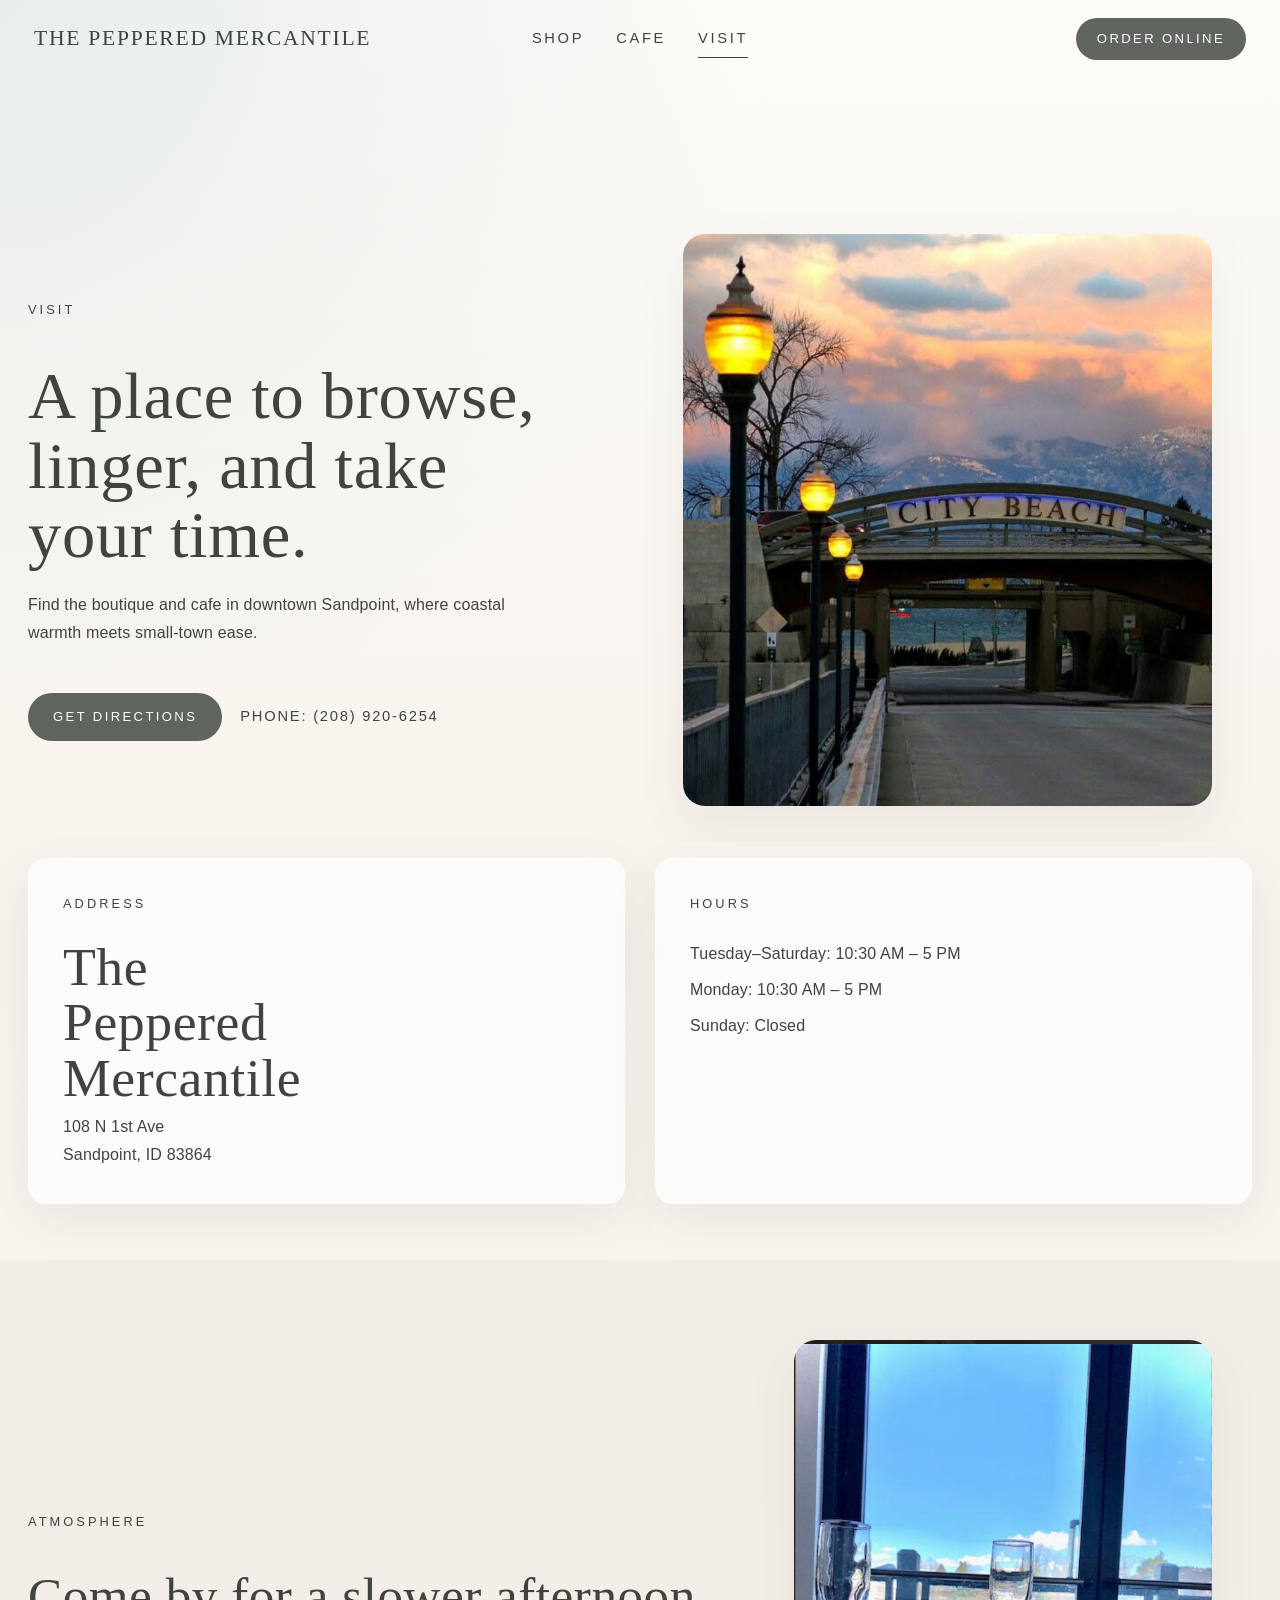
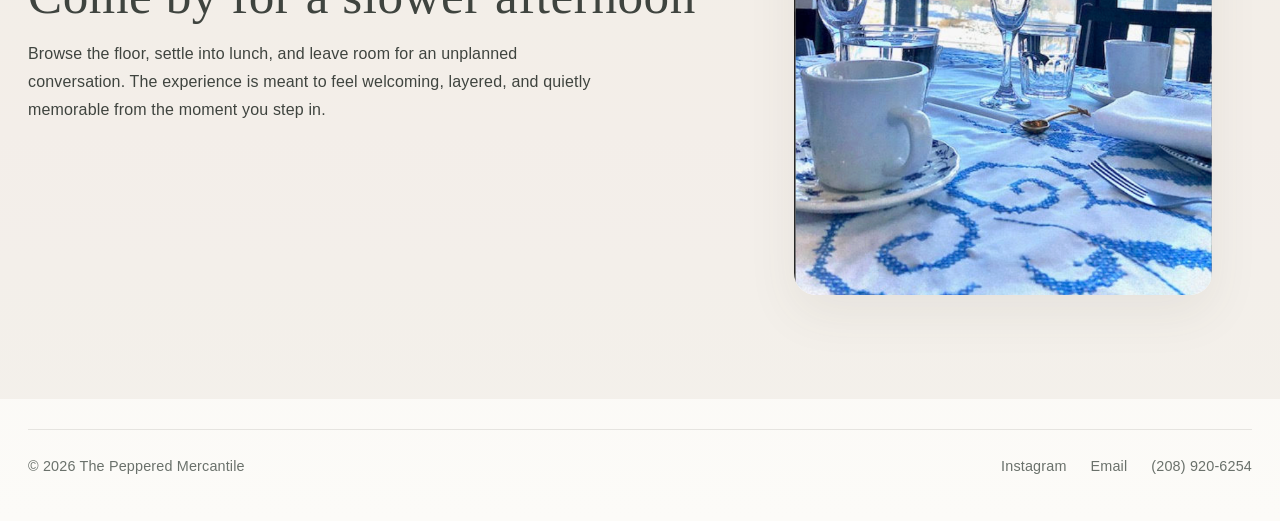
<file: visit.html>
<!DOCTYPE html>
<html lang="en">
<head>
  <meta charset="UTF-8">
  <meta name="viewport" content="width=device-width, initial-scale=1.0">
  <title>Visit | The Peppered Mercantile</title>
  <meta name="description" content="Plan a visit to The Peppered Mercantile at 108 N 1st Ave in Sandpoint, Idaho.">
  <link rel="stylesheet" href="css/styles.css">
</head>
<body>
  <header class="site-header" data-header>
    <div class="nav-shell">
      <a class="brand-mark" href="index.html">The Peppered Mercantile</a>
      <button class="nav-toggle" type="button" aria-expanded="false" aria-controls="site-nav" data-nav-toggle>
        Menu
      </button>
      <nav class="site-nav" id="site-nav" data-nav>
        <a href="shop.html">Shop</a>
        <a href="cafe.html">Cafe</a>
        <a class="active" href="visit.html">Visit</a>
      </nav>
      <a class="button button-small" href="https://www.doordash.com/store/the-peppered-mercantile-sandpoint-27833694/32796175/?pickup=true&utm_campaign=gpa" target="_blank" rel="noreferrer">Order Online</a>
    </div>
  </header>

  <main class="page-main">
    <section class="page-hero page-hero-soft visit-hero">
      <div class="container page-hero-grid">
        <div class="page-hero-copy">
          <p class="eyebrow">Visit</p>
          <h1>A place to browse, linger, and take your time.</h1>
          <p>
            Find the boutique and cafe in downtown Sandpoint, where coastal warmth meets small-town ease.
          </p>
          <div class="visit-meta">
            <a class="button" href="https://maps.google.com/?q=108+N+1st+Ave+Sandpoint+ID" target="_blank" rel="noreferrer">Get Directions</a>
            <p class="contact-number">Phone: (208) 920-6254</p>
          </div>
        </div>
        <figure class="page-hero-media media-frame">
          <img src="assets/images/Screenshot 2026-03-31 at 6.49.40%E2%80%AFPM.png" alt="Outdoor City Beach view near The Peppered Mercantile">
        </figure>
      </div>
    </section>

    <section class="section visit-details-section">
      <div class="container visit-layout">
        <div class="visit-panel">
          <p class="eyebrow">Address</p>
          <h2>The Peppered Mercantile</h2>
          <p>108 N 1st Ave<br>Sandpoint, ID 83864</p>
        </div>
        <div class="visit-panel">
          <p class="eyebrow">Hours</p>
          <p>Tuesday&ndash;Saturday: 10:30 AM &ndash; 5 PM</p>
          <p>Monday: 10:30 AM &ndash; 5 PM</p>
          <p>Sunday: Closed</p>
        </div>
      </div>
    </section>

    <section class="section section-tint visit-story">
      <div class="container split-layout split-layout-reverse">
        <figure class="media-frame">
          <img src="assets/images/Screenshot 2026-03-31 at 6.31.05%E2%80%AFPM.png" alt="Window table with mountain view near the cafe">
        </figure>
        <div class="text-block">
          <p class="eyebrow">Atmosphere</p>
          <h2>Come by for a slower afternoon</h2>
          <p>
            Browse the floor, settle into lunch, and leave room for an unplanned conversation. The experience is meant
            to feel welcoming, layered, and quietly memorable from the moment you step in.
          </p>
        </div>
      </div>
    </section>
  </main>

  <footer class="site-footer">
    <div class="container footer-inner">
      <p>&copy; 2026 The Peppered Mercantile</p>
      <div class="footer-links">
        <a href="https://www.instagram.com/thepepperedmercantile/" target="_blank" rel="noreferrer">Instagram</a>
        <a href="mailto:thepepperedmercantile@gmail.com">Email</a>
        <span>(208) 920-6254</span>
      </div>
    </div>
  </footer>

  <script src="js/main.js"></script>
</body>
</html>
</file>
<file: css/styles.css>
:root {
  --color-white: #ffffff;
  --color-cream: #f5f1eb;
  --color-sand: #e8e1d8;
  --color-blue: #dfe8ea;
  --color-sage: #e3ebe7;
  --color-text: #3f443f;
  --color-muted: #6a716b;
  --color-border: rgba(90, 91, 86, 0.14);
  --color-overlay: rgba(52, 57, 58, 0.28);
  --shadow-soft: 0 18px 50px rgba(82, 76, 67, 0.08);
  --radius-soft: 22px;
  --radius-card: 18px;
  --container-width: min(1240px, calc(100vw - 56px));
  --type-serif: "Centaur", "Iowan Old Style", "Palatino Linotype", "Book Antiqua", "Playfair Display", "Times New Roman", serif;
  --type-sans: "Helvetica Neue", Helvetica, Arial, sans-serif;
}

*,
*::before,
*::after {
  box-sizing: border-box;
}

html {
  scroll-behavior: smooth;
}

body {
  margin: 0;
  font-family: var(--type-sans);
  color: var(--color-text);
  background:
    radial-gradient(circle at top left, rgba(227, 235, 231, 0.8), transparent 30%),
    linear-gradient(180deg, #fcfbf8 0%, #f7f2ec 45%, #fcfbf8 100%);
  line-height: 1.75;
  letter-spacing: 0.01em;
}

img {
  display: block;
  width: 100%;
}

a {
  color: inherit;
  text-decoration: none;
}

button {
  font: inherit;
}

.container {
  width: var(--container-width);
  margin: 0 auto;
}

.site-header {
  position: sticky;
  top: 0;
  z-index: 30;
  padding: 18px 0;
  transition: background-color 180ms ease, box-shadow 180ms ease, backdrop-filter 180ms ease;
}

.site-header.is-scrolled {
  background: rgba(251, 248, 243, 0.88);
  box-shadow: 0 8px 30px rgba(67, 61, 54, 0.08);
  backdrop-filter: blur(12px);
}

.nav-shell {
  width: min(1320px, calc(100vw - 32px));
  margin: 0 auto;
  display: grid;
  grid-template-columns: 1fr auto 1fr;
  align-items: center;
  gap: 24px;
  padding: 0 18px;
}

.brand-mark {
  justify-self: start;
  font-family: var(--type-serif);
  font-size: clamp(1.35rem, 1.4vw, 1.6rem);
  letter-spacing: 0.08em;
  text-transform: uppercase;
}

.site-nav {
  display: flex;
  justify-content: center;
  gap: 32px;
  font-size: 0.92rem;
  letter-spacing: 0.18em;
  text-transform: uppercase;
}

.site-nav a,
.footer-links a,
.text-link {
  position: relative;
}

.site-nav a::after,
.footer-links a::after,
.text-link::after {
  content: "";
  position: absolute;
  left: 0;
  bottom: -6px;
  width: 100%;
  height: 1px;
  background: currentColor;
  transform: scaleX(0);
  transform-origin: left;
  transition: transform 180ms ease;
}

.site-nav a:hover::after,
.site-nav a.active::after,
.footer-links a:hover::after,
.text-link:hover::after {
  transform: scaleX(1);
}

.nav-shell > .button {
  justify-self: end;
}

.nav-toggle {
  display: none;
  justify-self: end;
  border: 0;
  background: transparent;
  text-transform: uppercase;
  letter-spacing: 0.18em;
  color: var(--color-text);
}

.button {
  display: inline-flex;
  align-items: center;
  justify-content: center;
  min-height: 48px;
  padding: 0 24px;
  border-radius: 999px;
  border: 1px solid transparent;
  background: rgba(79, 85, 78, 0.9);
  color: var(--color-white);
  font-size: 0.82rem;
  letter-spacing: 0.18em;
  text-transform: uppercase;
  transition: transform 180ms ease, background-color 180ms ease, border-color 180ms ease, opacity 180ms ease;
}

.button:hover {
  transform: translateY(-2px);
  background: rgba(64, 69, 63, 0.94);
}

.button-small {
  min-height: 42px;
  padding: 0 20px;
}

.button-light {
  background: rgba(255, 255, 255, 0.9);
  color: var(--color-text);
}

.button-light:hover {
  background: var(--color-white);
}

.button-outline,
.button-ghost {
  background: transparent;
  border-color: rgba(255, 255, 255, 0.72);
  color: var(--color-white);
}

.button-outline:hover,
.button-ghost:hover {
  background: rgba(255, 255, 255, 0.12);
}

.button-secondary {
  background: rgba(227, 235, 231, 0.92);
  color: var(--color-text);
}

.button-secondary:hover {
  background: rgba(211, 224, 219, 1);
}

.page-main .button-ghost,
.visit-preview .button-ghost,
.section-cafe-preview .button-ghost,
.page-hero-stack .button-ghost {
  border-color: var(--color-border);
  color: var(--color-text);
}

.page-main .button-ghost:hover,
.visit-preview .button-ghost:hover,
.section-cafe-preview .button-ghost:hover,
.page-hero-stack .button-ghost:hover {
  background: rgba(63, 68, 63, 0.06);
}

.page-hero {
  position: relative;
}

.page-hero-background {
  position: absolute;
  inset: 0;
  width: 100%;
  height: 100%;
  object-fit: cover;
}

.page-hero-overlay {
  position: absolute;
  inset: 0;
  background:
    linear-gradient(180deg, rgba(43, 47, 47, 0.16) 0%, rgba(43, 47, 47, 0.34) 100%),
    linear-gradient(90deg, rgba(26, 30, 31, 0.2) 0%, rgba(26, 30, 31, 0.05) 45%, rgba(26, 30, 31, 0.2) 100%);
}

.hero-showcase {
  padding: 132px 0 74px;
}

.hero-showcase-grid {
  display: grid;
  grid-template-columns: minmax(320px, 0.9fr) minmax(0, 1.1fr);
  gap: clamp(30px, 5vw, 64px);
  align-items: center;
}

.hero-copy-panel {
  display: grid;
  gap: 22px;
  align-content: center;
}

.hero-copy-panel h1 {
  font-size: clamp(3.2rem, 7vw, 6rem);
  max-width: 10ch;
}

.hero-support {
  max-width: 32rem;
  color: var(--color-muted);
}

.hero-visuals {
  display: grid;
  grid-template-columns: minmax(0, 1fr) 0.52fr;
  gap: 22px;
  align-items: end;
}

.hero-primary-image img {
  aspect-ratio: 0.98 / 1.05;
}

.hero-secondary-image {
  transform: translateY(44px);
}

.hero-secondary-image img {
  aspect-ratio: 0.88 / 1.05;
}

.page-hero-stack {
  position: relative;
  z-index: 1;
  width: min(760px, calc(100vw - 48px));
  padding: 140px 0 110px;
  color: var(--color-white);
  text-align: center;
}

.eyebrow {
  margin: 0 0 18px;
  font-size: 0.8rem;
  letter-spacing: 0.24em;
  text-transform: uppercase;
}

h1,
h2,
h3 {
  margin: 0;
  font-family: var(--type-serif);
  font-weight: 400;
  line-height: 1.04;
  letter-spacing: 0.01em;
}

h1 {
  font-size: clamp(3.4rem, 8vw, 6.8rem);
}

h2 {
  font-size: clamp(2.2rem, 4vw, 4rem);
}

h3 {
  font-size: 1.55rem;
}

p {
  margin: 0;
}

.hero-copy,
.page-hero-copy p,
.page-hero-stack p:not(.eyebrow),
.text-block p,
.menu-card-copy p,
.visit-panel p,
.visit-card p {
  max-width: 32rem;
  color: inherit;
}

.button-row {
  display: flex;
  flex-wrap: wrap;
  gap: 14px;
  margin-top: 32px;
}

.button-row.centered {
  justify-content: center;
}

.visit-meta {
  display: flex;
  flex-wrap: wrap;
  align-items: center;
  gap: 18px;
  margin-top: 24px;
}

.section {
  padding: clamp(88px, 10vw, 138px) 0;
}

.section-tint {
  background: rgba(232, 225, 216, 0.42);
}

.section-tint-alt {
  background: rgba(223, 232, 234, 0.42);
}

.split-layout {
  display: grid;
  grid-template-columns: minmax(0, 1.05fr) minmax(300px, 0.95fr);
  gap: clamp(34px, 5vw, 90px);
  align-items: center;
}

.split-layout-reverse .media-frame {
  order: 2;
}

.split-layout-reverse .text-block {
  order: 1;
}

.media-frame {
  border-radius: var(--radius-soft);
  overflow: hidden;
  box-shadow: var(--shadow-soft);
  background: var(--color-white);
}

.media-frame img,
.product-card img,
.menu-card img,
.instagram-grid img {
  height: 100%;
  object-fit: cover;
}

.text-block {
  display: grid;
  gap: 22px;
}

.text-link {
  width: fit-content;
  font-size: 0.88rem;
  letter-spacing: 0.16em;
  text-transform: uppercase;
}

.image-break {
  position: relative;
  min-height: 58vh;
  margin: 18px 0 0;
  overflow: hidden;
}

.image-break img {
  width: 100%;
  height: 58vh;
  object-fit: cover;
  object-position: center center;
}

.section-heading {
  display: grid;
  gap: 16px;
  margin-bottom: 42px;
}

.card-grid {
  display: grid;
  gap: 28px;
}

.card-grid-shop {
  grid-template-columns: repeat(3, minmax(0, 1fr));
}

.shop-grid-large {
  gap: 34px;
}

.card-grid-menu {
  grid-template-columns: repeat(2, minmax(0, 1fr));
}

.product-card,
.menu-card,
.visit-card,
.visit-panel {
  border-radius: var(--radius-card);
  overflow: hidden;
  background: rgba(255, 255, 255, 0.66);
  box-shadow: var(--shadow-soft);
  border: 1px solid rgba(255, 255, 255, 0.65);
}

.product-card,
.menu-card {
  transition: transform 180ms ease, box-shadow 180ms ease;
}

.product-card:hover,
.menu-card:hover,
.instagram-grid img:hover {
  transform: translateY(-4px) scale(1.01);
  box-shadow: 0 24px 56px rgba(78, 72, 65, 0.12);
}

.product-card img {
  aspect-ratio: 0.92 / 1.05;
}

.product-card h3 {
  padding: 24px;
  font-size: 1.5rem;
}

.menu-card {
  display: grid;
}

.menu-card img {
  aspect-ratio: 1.12 / 0.86;
}

.menu-card-copy {
  display: grid;
  gap: 12px;
  padding: 24px;
}

.section-actions {
  margin-top: 34px;
}

.contact-number {
  margin: 0;
  font-size: 0.92rem;
  letter-spacing: 0.12em;
  text-transform: uppercase;
  color: var(--color-muted);
}

.instagram-grid {
  display: grid;
  grid-template-columns: repeat(3, minmax(0, 1fr));
  gap: 18px;
}

.instagram-grid img {
  aspect-ratio: 1 / 1;
  border-radius: 16px;
  box-shadow: var(--shadow-soft);
  transition: transform 180ms ease, box-shadow 180ms ease;
}

.visit-preview {
  padding-top: 0;
}

.visit-card {
  display: grid;
  grid-template-columns: repeat(3, minmax(0, 1fr));
  gap: 26px;
  align-items: end;
  padding: 40px;
  background:
    linear-gradient(135deg, rgba(255, 255, 255, 0.86), rgba(232, 225, 216, 0.74));
}

.hours-label {
  margin-bottom: 10px;
  font-size: 0.85rem;
  letter-spacing: 0.18em;
  text-transform: uppercase;
}

.page-hero {
  min-height: 76vh;
  display: grid;
  align-items: center;
  overflow: hidden;
}

.page-hero-soft {
  min-height: auto;
  padding: 140px 0 60px;
}

.visit-hero {
  padding-bottom: 20px;
}

.page-hero-grid {
  display: grid;
  grid-template-columns: minmax(0, 0.95fr) minmax(0, 1.05fr);
  gap: clamp(34px, 5vw, 88px);
  align-items: center;
}

.page-hero-copy {
  display: grid;
  gap: 22px;
}

.page-hero-copy h1,
.page-hero-soft h1 {
  font-size: clamp(2.8rem, 5.2vw, 5rem);
}

.page-hero-stack {
  width: min(820px, calc(100vw - 48px));
  padding-top: 180px;
  padding-bottom: 120px;
  text-align: left;
}

.page-hero-stack h1 {
  max-width: 12ch;
}

.page-hero-media img {
  aspect-ratio: 0.98 / 1.06;
}

.visit-layout {
  display: grid;
  grid-template-columns: repeat(2, minmax(0, 1fr));
  gap: 30px;
}

.visit-panel {
  padding: 34px;
}

.visit-details-section {
  padding-top: 16px;
  padding-bottom: 56px;
}

.visit-layout .eyebrow {
  margin-bottom: 24px;
}

.visit-panel h2 {
  font-size: clamp(2.5rem, 4.2vw, 3.8rem);
  max-width: 8ch;
  margin-bottom: 6px;
}

.visit-panel p + p {
  margin-top: 8px;
}

.visit-story {
  padding-top: 64px;
  padding-bottom: 88px;
}

.visit-story .split-layout {
  grid-template-columns: minmax(0, 1.15fr) minmax(320px, 0.85fr);
  gap: clamp(28px, 4vw, 64px);
  align-items: center;
}

.visit-story .media-frame {
  max-width: 420px;
  justify-self: end;
}

.visit-story .text-block {
  gap: 18px;
}

.visit-story .text-block p {
  max-width: 36rem;
}

.site-footer {
  padding: 30px 0 42px;
}

.footer-inner {
  display: flex;
  justify-content: space-between;
  gap: 20px;
  align-items: center;
  padding-top: 24px;
  border-top: 1px solid var(--color-border);
  font-size: 0.9rem;
  color: var(--color-muted);
}

.footer-links {
  display: flex;
  flex-wrap: wrap;
  gap: 24px;
}

@media (max-width: 980px) {
  .nav-shell {
    grid-template-columns: 1fr auto auto;
  }

  .site-nav {
    position: absolute;
    top: calc(100% + 10px);
    left: 16px;
    right: 16px;
    display: none;
    flex-direction: column;
    align-items: flex-start;
    gap: 18px;
    padding: 22px;
    border-radius: 18px;
    background: rgba(251, 248, 243, 0.96);
    box-shadow: var(--shadow-soft);
  }

  .site-nav.is-open {
    display: flex;
  }

  .nav-toggle {
    display: inline-flex;
  }

  .hero-showcase-grid,
  .split-layout,
  .page-hero-grid,
  .visit-layout,
  .visit-card,
  .card-grid-menu,
  .card-grid-shop,
  .instagram-grid {
    grid-template-columns: 1fr;
  }

  .split-layout-reverse .media-frame,
  .split-layout-reverse .text-block {
    order: initial;
  }

  .hero-visuals {
    grid-template-columns: 1fr;
  }

  .hero-secondary-image {
    transform: none;
    max-width: 360px;
  }

  .page-hero-stack {
    text-align: left;
  }
}

@media (max-width: 720px) {
  :root {
    --container-width: min(1240px, calc(100vw - 32px));
  }

  .site-header {
    padding: 14px 0;
  }

  .brand-mark {
    max-width: 14ch;
    line-height: 1.1;
  }

  .nav-shell > .button {
    display: none;
  }

  .hero-showcase {
    padding-top: 118px;
  }

  .page-hero-stack,
  .hero-copy-panel {
    text-align: left;
  }

  .page-hero-stack {
    padding-top: 150px;
    padding-bottom: 80px;
  }

  h1 {
    font-size: clamp(2.9rem, 14vw, 4.5rem);
  }

  h2 {
    font-size: clamp(2rem, 9vw, 3rem);
  }

  .button-row {
    flex-direction: column;
    align-items: stretch;
  }

  .image-break img {
    height: 48vh;
  }

  .footer-inner {
    flex-direction: column;
    align-items: flex-start;
  }
}
</file>
